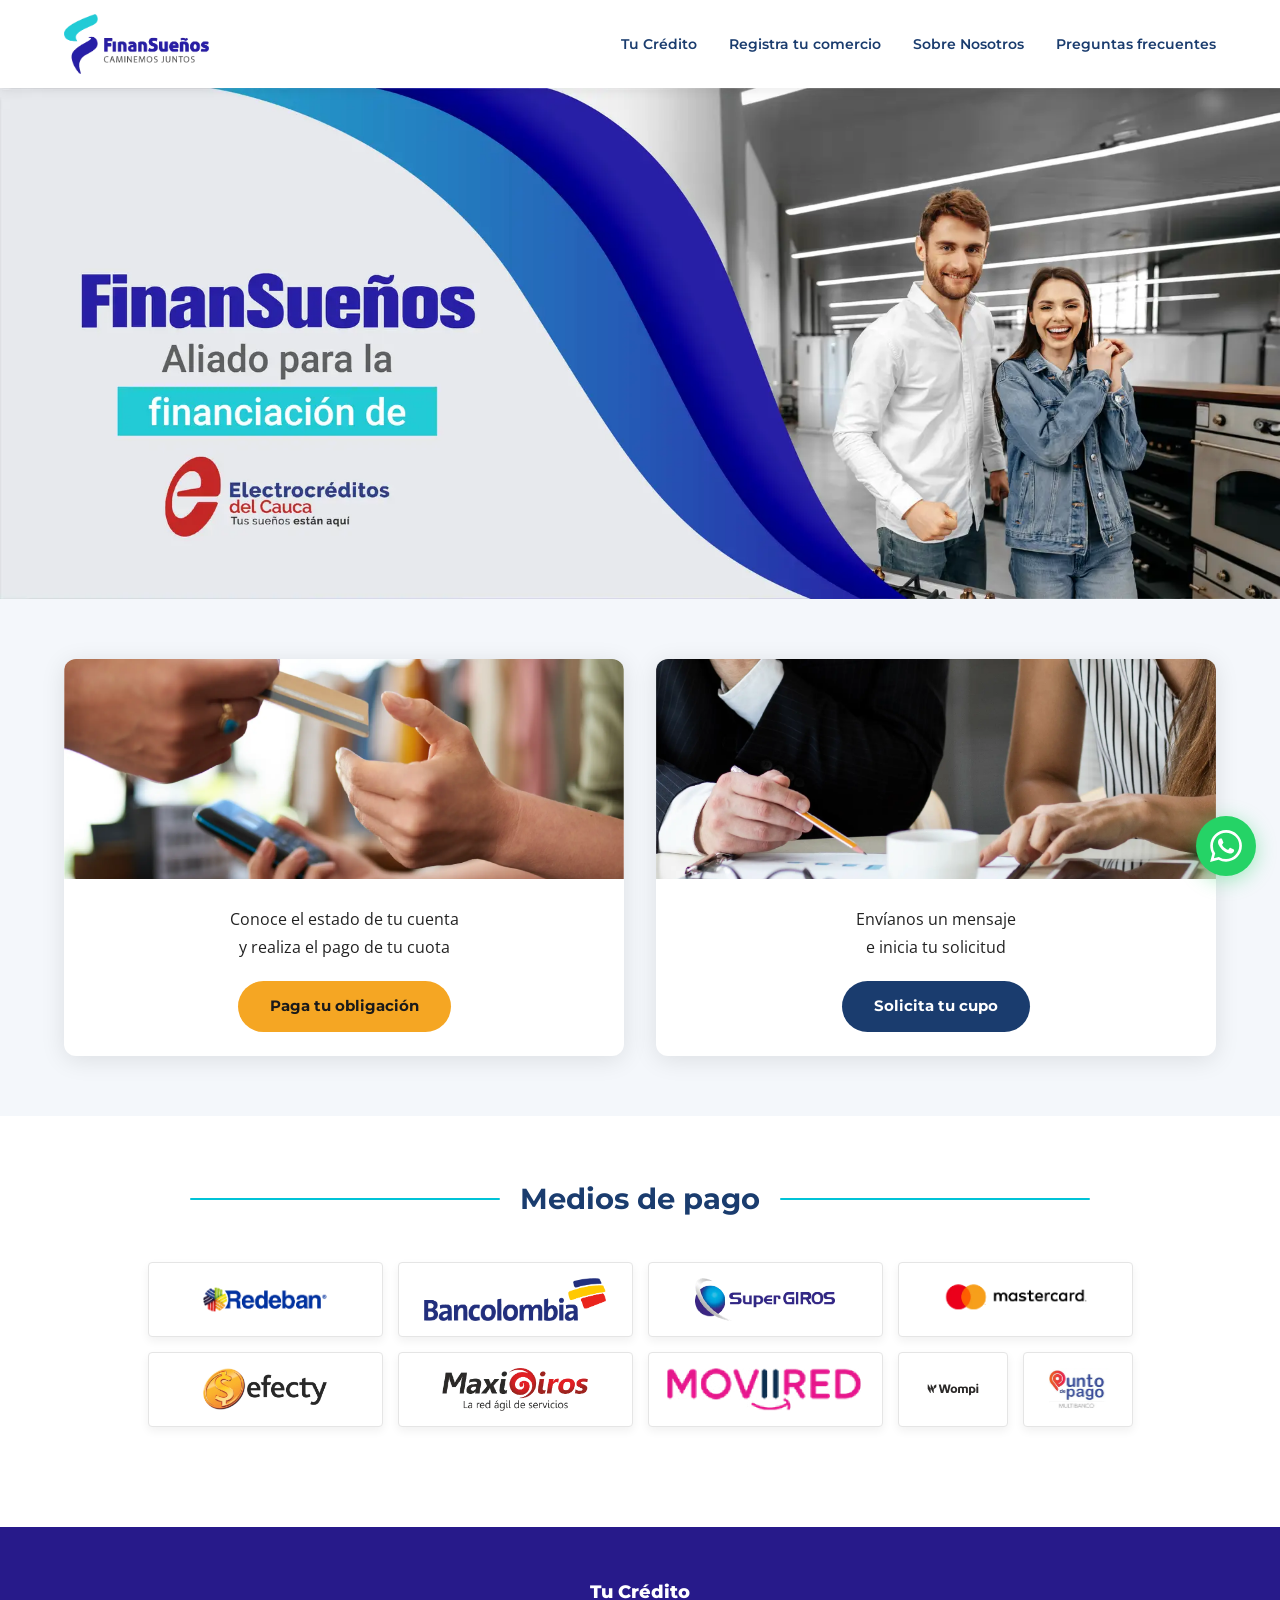
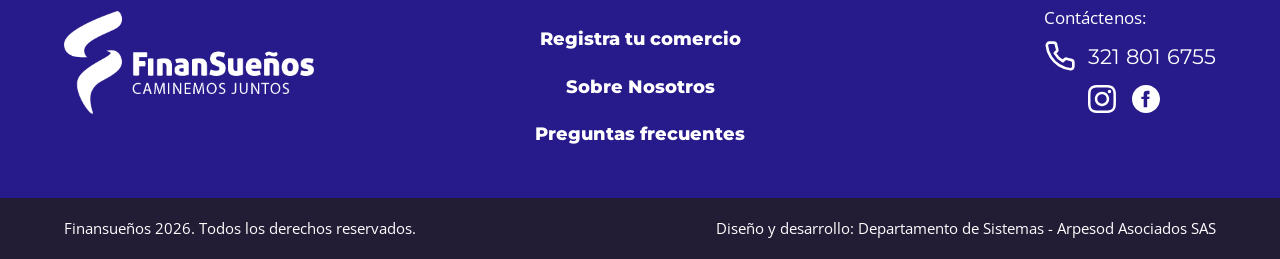
<file: index.html>
<!DOCTYPE html>
<html lang="es">
<head>
  <meta charset="UTF-8">
  <meta name="viewport" content="width=device-width, initial-scale=1.0">
  <title>Finansueños - Crédito fácil y rápido</title>
  <meta name="description" content="Finansueños - Crédito fácil y rápido. Conoce el estado de tu cuenta, paga tu cuota o solicita tu cupo de crédito.">
  <link rel="canonical" href="https://finansuenos.com/">
  <meta name="theme-color" content="#1A3C6E">
  <meta property="og:type" content="website">
  <meta property="og:locale" content="es_CO">
  <meta property="og:site_name" content="Finansueños">
  <meta property="og:title" content="Finansueños - Crédito fácil y rápido">
  <meta property="og:description" content="Finansueños - Crédito fácil y rápido. Conoce el estado de tu cuenta, paga tu cuota o solicita tu cupo de crédito.">
  <meta property="og:url" content="https://finansuenos.com/">
  <meta property="og:image" content="https://finansuenos.com/public/og/inicio.jpg">
  <meta name="twitter:card" content="summary_large_image">
  <script type="application/ld+json">
{
    "@context": "https://schema.org",
    "@type": "FinancialService",
    "name": "Finansueños",
    "url": "https://finansuenos.com/",
    "logo": "https://finansuenos.com/public/logo-finansuenos.webp",
    "image": "https://finansuenos.com/public/Barner_Inicio.webp",
    "telephone": "+57 321 801 6755",
    "areaServed": "CO",
    "sameAs": [
      "https://instagram.com/finansuenos"
    ]
  }
  </script>
  <link rel="icon" href="public/logo.png" type="image/png">
  <link rel="preconnect" href="https://fonts.googleapis.com">
  <link rel="preconnect" href="https://fonts.gstatic.com" crossorigin>
  <link href="https://fonts.googleapis.com/css2?family=Montserrat:wght@600;700;800&family=Open+Sans:wght@400;600&display=swap" rel="stylesheet">
  <link rel="stylesheet" href="css/styles.css">
  <script>document.documentElement.classList.add('js');</script>
  <script src="js/main.js?v=3" defer></script>
  <!-- Google Analytics 4 -->
  <script async src="https://www.googletagmanager.com/gtag/js?id=G-BTKVD7DLYL"></script>
  <script>
    window.dataLayer = window.dataLayer || [];
    function gtag(){dataLayer.push(arguments);}
    gtag('js', new Date());
    gtag('config', 'G-BTKVD7DLYL');
  </script>
</head>
<body>

  <!-- ===== HEADER ===== -->
  <header class="site-header">
    <div class="header-inner container">
      <a href="index.html" class="logo">
        <img src="public/logo-finansuenos.webp" alt="Finansueños - Ir al inicio" width="400" height="165">
      </a>

      <nav class="nav-desktop" aria-label="Navegación principal">
        <ul>
          <li><a href="tu-credito.html">Tu Crédito</a></li>
          <li><a href="registra-tu-comercio.html">Registra tu comercio</a></li>
          <li><a href="sobre-nosotros.html">Sobre Nosotros</a></li>
          <li><a href="preguntas-frecuentes.html">Preguntas frecuentes</a></li>
        </ul>
      </nav>

      <button class="hamburger" id="hamburger-btn" aria-label="Abrir menú" aria-expanded="false" aria-controls="mobile-menu">
        <span></span><span></span><span></span>
      </button>
    </div>

    <nav class="nav-mobile" id="mobile-menu" aria-label="Navegación móvil">
      <ul>
        <li><a href="tu-credito.html">Tu Crédito</a></li>
        <li><a href="registra-tu-comercio.html">Registra tu comercio</a></li>
        <li><a href="sobre-nosotros.html">Sobre Nosotros</a></li>
        <li><a href="preguntas-frecuentes.html">Preguntas frecuentes</a></li>
      </ul>
    </nav>
  </header>

  <!-- ===== CONTENIDO ===== -->
  <main id="content">
    <h1 class="sr-only">Finansueños: crédito fácil y rápido</h1>

    <!-- BANNER -->
    <section class="hero">
      <img src="public/Barner_Inicio.webp" alt="Finansueños - Crédito fácil y rápido" class="hero-img" width="1920" height="767" fetchpriority="high">
    </section>

    <!-- TARJETAS DE ACCIÓN -->
    <section class="section section--alt">
      <div class="container cta-grid">

        <div class="cta-card fade-in">
          <img src="public/paga-obligacion.webp" alt="Paga tu obligación" class="cta-img" width="1778" height="896" loading="lazy">
          <div class="cta-content">
            <p>Conoce el estado de tu cuenta</p>
            <p>y realiza el pago de tu cuota</p>
            <a href="https://checkout.wompi.co/l/1D0iaL" class="btn btn-secondary" data-evento="clic_paga_obligacion" target="_blank" rel="noopener">Paga tu obligación</a>
          </div>
        </div>

        <div class="cta-card fade-in">
          <img src="public/obten-cupo.webp" alt="Solicita tu cupo" class="cta-img" width="1777" height="896" loading="lazy">
          <div class="cta-content">
            <p>Envíanos un mensaje</p>
            <p>e inicia tu solicitud</p>
            <a href="https://wa.me/573104949007" class="btn btn-primary" data-evento="clic_solicita_cupo" target="_blank" rel="noopener">Solicita tu cupo</a>
          </div>
        </div>

      </div>
    </section>

    <!-- MEDIOS DE PAGO -->
    <section class="section medios-pago">
      <div class="container">
        <h2 class="section-title">Medios de pago</h2>
        <div class="logos-grid">
          <img src="public/Pagos/Redeban.webp" alt="Redeban" class="payment-logo" width="622" height="193" loading="lazy">
          <img src="public/Pagos/Bancolombia.png" alt="Bancolombia" class="payment-logo" width="572" height="135" loading="lazy">
          <img src="public/Pagos/SuperGiros.webp" alt="SuperGiros" class="payment-logo" width="556" height="170" loading="lazy">
          <img src="public/Pagos/Mastercard.webp" alt="Mastercard" class="payment-logo" width="722" height="189" loading="lazy">
          <img src="public/Pagos/Efecti.webp" alt="Efecti" class="payment-logo" width="470" height="161" loading="lazy">
          <img src="public/Pagos/MaxiGiros.webp" alt="MaxiGiros" class="payment-logo" width="512" height="151" loading="lazy">
          <img src="public/Pagos/Moviired.webp" alt="Moviired" class="payment-logo" width="498" height="109" loading="lazy">
          <img src="public/Pagos/Wompi.svg" alt="Wompi" class="payment-logo logo-mitad" width="1982" height="997" loading="lazy">
          <img src="public/Pagos/Punto-Pago.webp" alt="Punto Pago" class="payment-logo logo-mitad" width="261" height="171" loading="lazy">
        </div>
      </div>
    </section>

  </main>

  <!-- ===== FOOTER ===== -->
  <footer class="site-footer">
    <div class="footer-main">
      <div class="footer-inner">

        <div class="footer-logo">
          <img src="public/Logo-White_FinanSuenos.webp" alt="Finansueños" width="749" height="308" loading="lazy">
        </div>

        <nav class="footer-nav" aria-label="Enlaces del pie de página">
          <ul>
            <li><a href="tu-credito.html">Tu Crédito</a></li>
            <li><a href="registra-tu-comercio.html">Registra tu comercio</a></li>
            <li><a href="sobre-nosotros.html">Sobre Nosotros</a></li>
            <li><a href="preguntas-frecuentes.html">Preguntas frecuentes</a></li>
          </ul>
        </nav>

        <div class="footer-contact">
          <div class="footer-contact-content">
            <p class="footer-contact-label">Contáctenos:</p>
            <a href="tel:+573218016755" class="footer-phone" data-evento="clic_telefono">
              <svg viewBox="0 0 24 24" fill="none" stroke="#FFFFFF" stroke-width="2" stroke-linecap="round" stroke-linejoin="round" aria-hidden="true"><path d="M22 16.92v3a2 2 0 0 1-2.18 2 19.79 19.79 0 0 1-8.63-3.07 19.5 19.5 0 0 1-6-6 19.79 19.79 0 0 1-3.07-8.67A2 2 0 0 1 4.11 2h3a2 2 0 0 1 2 1.72 12.84 12.84 0 0 0 .7 2.81 2 2 0 0 1-.45 2.11L8.09 9.91a16 16 0 0 0 6 6l1.27-1.27a2 2 0 0 1 2.11-.45 12.84 12.84 0 0 0 2.81.7A2 2 0 0 1 22 16.92z"/></svg>
              321 801 6755
            </a>
            <div class="footer-social">
              <a href="https://instagram.com/finansuenos" data-evento="clic_instagram" target="_blank" rel="noopener" aria-label="Instagram de Finansueños">
                <svg viewBox="0 0 24 24" aria-hidden="true"><path d="M12 2.163c3.204 0 3.584.012 4.85.07 3.252.148 4.771 1.691 4.919 4.919.058 1.265.069 1.645.069 4.849 0 3.205-.012 3.584-.069 4.849-.149 3.225-1.664 4.771-4.919 4.919-1.266.058-1.644.07-4.85.07-3.204 0-3.584-.012-4.849-.07-3.26-.149-4.771-1.699-4.919-4.92-.058-1.265-.07-1.644-.07-4.849 0-3.204.013-3.583.07-4.849.149-3.227 1.664-4.771 4.919-4.919 1.266-.057 1.645-.069 4.849-.069zM12 0C8.741 0 8.333.014 7.053.072 2.695.272.272 2.69.073 7.052.014 8.333 0 8.741 0 12c0 3.259.014 3.668.072 4.948.2 4.358 2.618 6.78 6.98 6.98 1.281.058 1.689.072 4.948.072 3.259 0 3.668-.014 4.948-.072 4.354-.2 6.782-2.618 6.979-6.98.059-1.28.073-1.689.073-4.948 0-3.259-.014-3.667-.072-4.947-.196-4.354-2.617-6.78-6.979-6.98-1.281-.059-1.69-.073-4.949-.073zm0 5.838c-3.403 0-6.162 2.759-6.162 6.162s2.759 6.163 6.162 6.163 6.162-2.759 6.162-6.163c0-3.403-2.759-6.162-6.162-6.162zm0 10.162c-2.209 0-4-1.79-4-4 0-2.209 1.791-4 4-4s4 1.791 4 4c0 2.21-1.791 4-4 4zm6.406-11.845c-.796 0-1.441.645-1.441 1.44s.645 1.44 1.441 1.44c.795 0 1.439-.645 1.439-1.44s-.644-1.44-1.439-1.44z"/></svg>
              </a>
              <a href="https://www.facebook.com/finansuenos-perfil" data-evento="clic_facebook" target="_blank" rel="noopener" aria-label="Facebook de Finansueños">
                <svg viewBox="0 0 24 24" aria-hidden="true"><path d="M12 0c-6.627 0-12 5.373-12 12s5.373 12 12 12 12-5.373 12-12-5.373-12-12-12zm3 8h-1.35c-.538 0-.65.221-.65.778v1.222h2l-.209 2h-1.791v7h-3v-7h-2v-2h2v-2.308c0-1.769.931-2.692 3.029-2.692h1.971v3z"/></svg>
              </a>
            </div>
          </div>
        </div>

      </div>
    </div>

    <div class="footer-bottom">
      <div class="footer-bottom-inner">
        <p>Finansueños 2026. Todos los derechos reservados.</p>
        <p>Diseño y desarrollo: Departamento de Sistemas - Arpesod Asociados SAS</p>
      </div>
    </div>
  </footer>

  <!-- Botón flotante de WhatsApp -->
  <a href="https://wa.me/573218016755" class="whatsapp-float" data-evento="clic_whatsapp" target="_blank" rel="noopener" aria-label="Contactar por WhatsApp">
    <svg viewBox="0 0 24 24" aria-hidden="true"><path d="M17.472 14.382c-.297-.149-1.758-.867-2.03-.967-.273-.099-.471-.148-.67.15-.197.297-.767.966-.94 1.164-.173.199-.347.223-.644.075-.297-.15-1.255-.463-2.39-1.475-.883-.788-1.48-1.761-1.653-2.059-.173-.297-.018-.458.13-.606.134-.133.298-.347.446-.52.149-.174.198-.298.298-.497.099-.198.05-.371-.025-.52-.075-.149-.669-1.612-.916-2.207-.242-.579-.487-.5-.669-.51-.173-.008-.371-.01-.57-.01-.198 0-.52.074-.792.372-.272.297-1.04 1.016-1.04 2.479 0 1.462 1.065 2.875 1.213 3.074.149.198 2.096 3.2 5.077 4.487.709.306 1.262.489 1.694.625.712.227 1.36.195 1.871.118.571-.085 1.758-.719 2.006-1.413.248-.694.248-1.289.173-1.413-.074-.124-.272-.198-.57-.347m-5.421 7.403h-.004a9.87 9.87 0 01-5.031-1.378l-.361-.214-3.741.982.998-3.648-.235-.374a9.86 9.86 0 01-1.51-5.26c.001-5.45 4.436-9.884 9.888-9.884 2.64 0 5.122 1.03 6.988 2.898a9.825 9.825 0 012.893 6.994c-.003 5.45-4.437 9.884-9.885 9.884m8.413-18.297A11.815 11.815 0 0012.05 0C5.495 0 .16 5.335.157 11.892c0 2.096.547 4.142 1.588 5.945L.057 24l6.305-1.654a11.882 11.882 0 005.683 1.448h.005c6.554 0 11.89-5.335 11.893-11.893a11.821 11.821 0 00-3.48-8.413z"/></svg>
  </a>

</body>
</html>
</file>
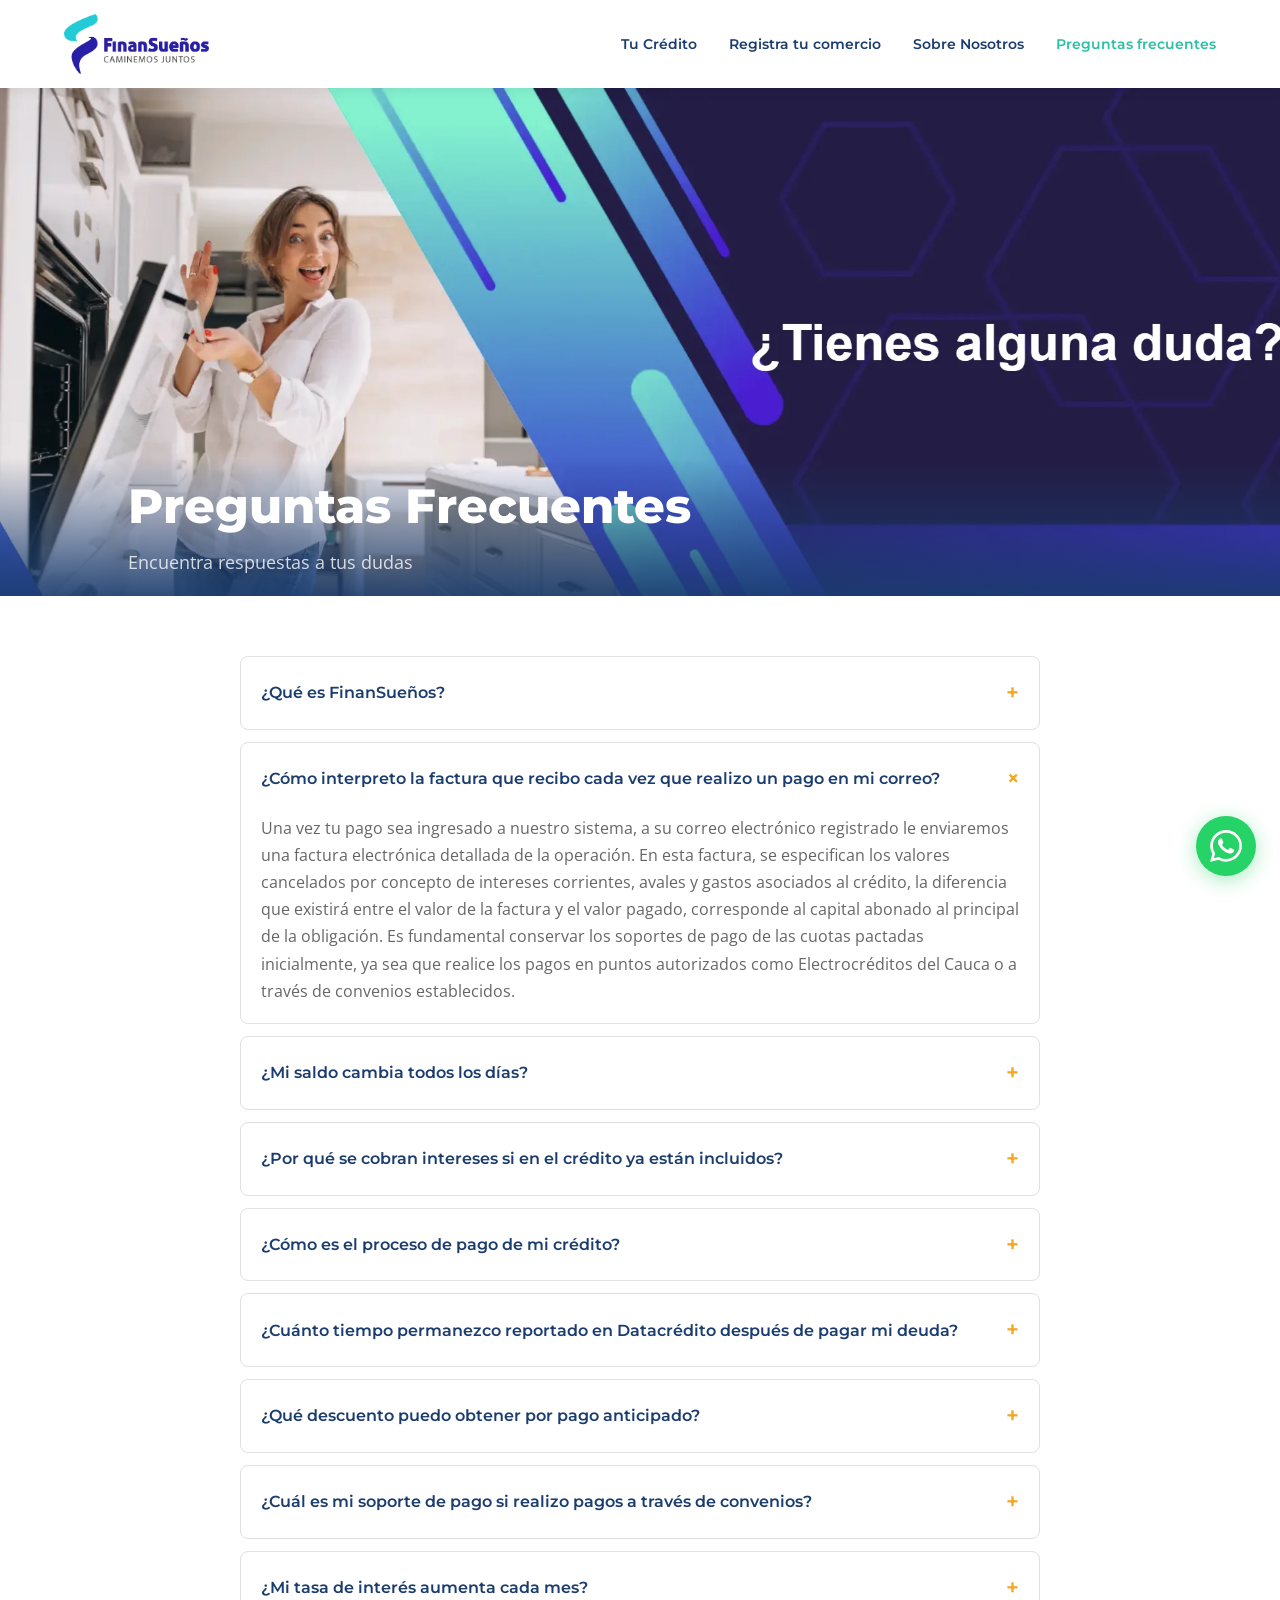
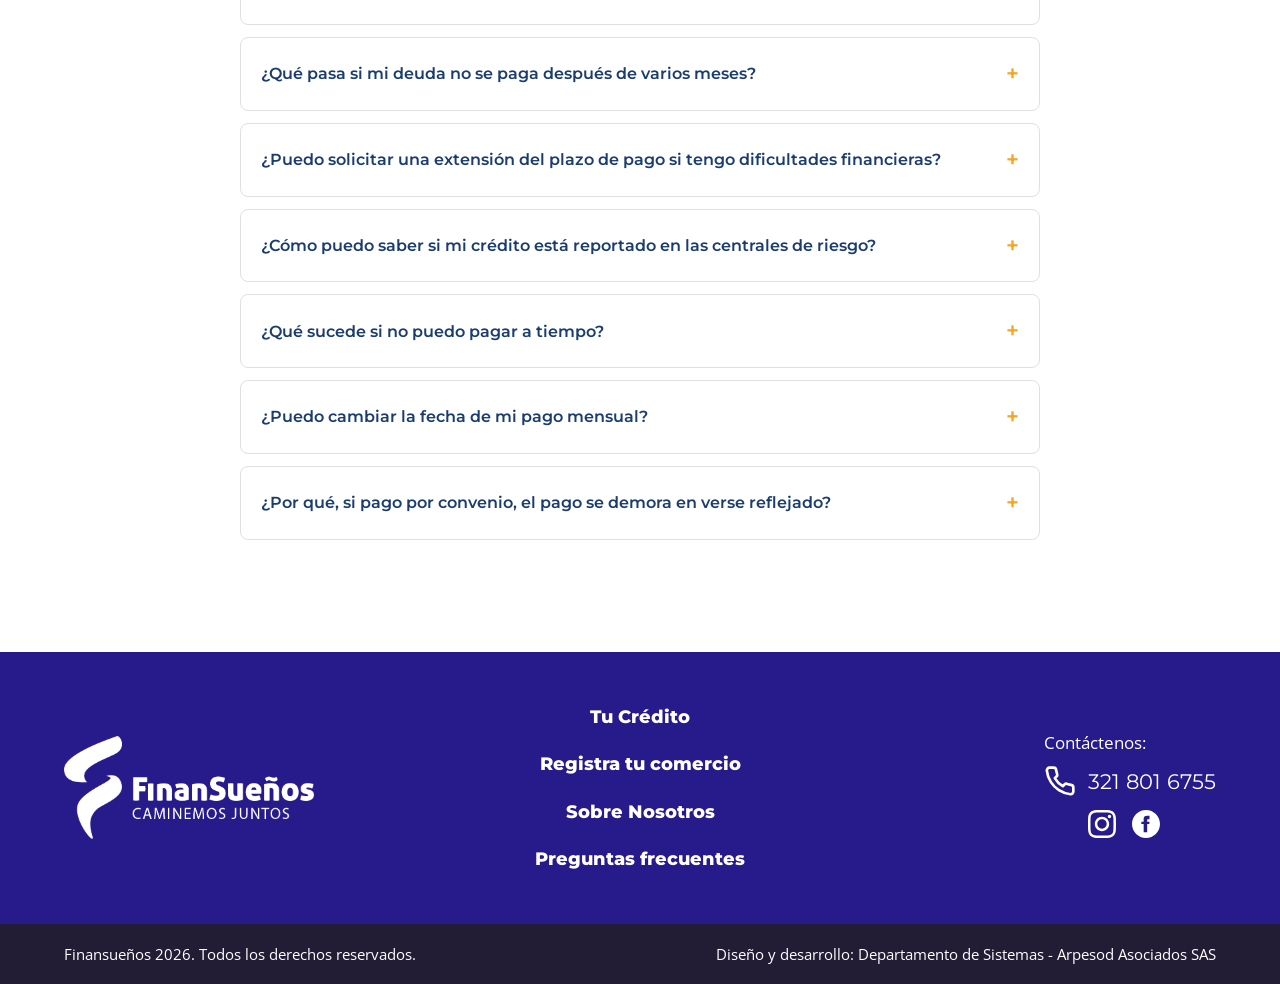
<file: preguntas-frecuentes.html>
<!DOCTYPE html>
<html lang="es">
<head>
  <meta charset="UTF-8">
  <meta name="viewport" content="width=device-width, initial-scale=1.0">
  <title>Preguntas Frecuentes - Finansueños</title>
  <meta name="description" content="Encuentra las respuestas a las preguntas más frecuentes sobre tu crédito Finansueños: pagos, intereses, centrales de riesgo y más.">
  <link rel="canonical" href="https://finansuenos.com/preguntas-frecuentes.html">
  <meta name="theme-color" content="#1A3C6E">
  <meta property="og:type" content="website">
  <meta property="og:locale" content="es_CO">
  <meta property="og:site_name" content="Finansueños">
  <meta property="og:title" content="Preguntas Frecuentes - Finansueños">
  <meta property="og:description" content="Encuentra las respuestas a las preguntas más frecuentes sobre tu crédito Finansueños: pagos, intereses, centrales de riesgo y más.">
  <meta property="og:url" content="https://finansuenos.com/preguntas-frecuentes.html">
  <meta property="og:image" content="https://finansuenos.com/public/og/preguntas-frecuentes.jpg">
  <meta name="twitter:card" content="summary_large_image">
  <script type="application/ld+json">
{
    "@context": "https://schema.org",
    "@type": "FAQPage",
    "mainEntity": [
      {
        "@type": "Question",
        "name": "¿Qué es FinanSueños?",
        "acceptedAnswer": {
          "@type": "Answer",
          "text": "FinanSueños S.A.S es una empresa de financiamiento que trabaja de la mano de aliados comerciales, con la finalidad de que puedan ofrecer a sus clientes la posibilidad de financiar la adquisición de sus artículos. Nuestro objetivo es facilitar el acceso a productos y servicios mediante planes de financiamiento adaptados a las necesidades de nuestros clientes."
        }
      },
      {
        "@type": "Question",
        "name": "¿Cómo interpreto la factura que recibo cada vez que realizo un pago en mi correo?",
        "acceptedAnswer": {
          "@type": "Answer",
          "text": "Una vez tu pago sea ingresado a nuestro sistema, a su correo electrónico registrado le enviaremos una factura electrónica detallada de la operación. En esta factura, se especifican los valores cancelados por concepto de intereses corrientes, avales y gastos asociados al crédito, la diferencia que existirá entre el valor de la factura y el valor pagado, corresponde al capital abonado al principal de la obligación. Es fundamental conservar los soportes de pago de las cuotas pactadas inicialmente, ya sea que realice los pagos en puntos autorizados como Electrocréditos del Cauca o a través de convenios establecidos."
        }
      },
      {
        "@type": "Question",
        "name": "¿Mi saldo cambia todos los días?",
        "acceptedAnswer": {
          "@type": "Answer",
          "text": "Aunque su saldo principal no varía y solamente disminuye con cada abono a capital, es importante tener en cuenta que cada día se generan intereses corrientes basados en la tasa vigente establecida por la Superintendencia Financiera de Colombia. Si decide realizar un pago total anticipado, se le descontarán los intereses corrientes que aún no se han causado, lo que puede representar un ahorro significativo."
        }
      },
      {
        "@type": "Question",
        "name": "¿Por qué se cobran intereses si en el crédito ya están incluidos?",
        "acceptedAnswer": {
          "@type": "Answer",
          "text": "Las cuotas mensuales que usted cancela incluyen diversos componentes: el capital prestado, los intereses corrientes, avales y gastos asociados al crédito. Si incurre en mora, es decir, si se retrasa en el pago de alguna cuota, se generarán intereses moratorios. Recuerde que atrasarse en sus pagos puede afectar negativamente su historial crediticio y generar reportes negativos en las centrales de riesgo."
        }
      },
      {
        "@type": "Question",
        "name": "¿Cómo es el proceso de pago de mi crédito?",
        "acceptedAnswer": {
          "@type": "Answer",
          "text": "Una vez que su crédito es aprobado, entrará en contacto directo con nuestro personal de Call Center especializado. Nuestro equipo le proporcionará toda la información necesaria sobre su obligación, responderá a sus inquietudes y le guiará sobre los diferentes convenios de pago disponibles para facilitar el cumplimiento de su obligación financiera con nuestra entidad."
        }
      },
      {
        "@type": "Question",
        "name": "¿Cuánto tiempo permanezco reportado en Datacrédito después de pagar mi deuda?",
        "acceptedAnswer": {
          "@type": "Answer",
          "text": "Según la Ley 1266 de 2008, conocida como la Ley de Hábeas Data, el tiempo máximo que una persona puede permanecer reportada en una central de riesgo es de 8 años. Después de cancelar la totalidad de la deuda, el reporte negativo permanecerá por un período equivalente al doble del tiempo que estuvo en mora, con un máximo de 4 años. Por ejemplo, si estuvo en mora durante 6 meses, el reporte negativo permanecerá durante 12 meses (1 año) después del pago."
        }
      },
      {
        "@type": "Question",
        "name": "¿Qué descuento puedo obtener por pago anticipado?",
        "acceptedAnswer": {
          "@type": "Answer",
          "text": "Al realizar un pago anticipado, pagarás únicamente el saldo de capital de la obligación y los intereses corrientes y avales causados a la fecha, obtendrá descuento en los intereses corrientes y otros gastos asociados al crédito. El monto del descuento dependerá de la fecha en que se realice el pago anticipado y del saldo pendiente de la obligación. Es recomendable comunicarse con nuestro equipo para conocer el valor exacto del descuento aplicable en su caso."
        }
      },
      {
        "@type": "Question",
        "name": "¿Cuál es mi soporte de pago si realizo pagos a través de convenios?",
        "acceptedAnswer": {
          "@type": "Answer",
          "text": "Si efectúa pagos mediante convenios autorizados, es esencial que envíe el soporte de pago al agente del Call Center encargado de su obligación. Este agente se asegurará de que el pago se aplique correctamente a su cuenta, para ello, recuerde que la referencia de pago es la cédula del titular de la obligación. Le recomendamos conservar todos los comprobantes de pago hasta la finalización de su crédito, momento en el cual podrá solicitar el certificado de Paz y Salvo."
        }
      },
      {
        "@type": "Question",
        "name": "¿Mi tasa de interés aumenta cada mes?",
        "acceptedAnswer": {
          "@type": "Answer",
          "text": "La tasa de interés corriente de su crédito no aumenta mensualmente. Sin embargo, la Superintendencia Financiera de Colombia establece mensualmente la tasa de usura, que es el límite máximo que pueden cobrar las entidades financieras por intereses. Si esta tasa varía, la disminución de la misma realizará un ajuste en la última cuota de su crédito para reflejar dicha variación, si la tasa aumenta, su crédito no tendrá cambios en sus valores a pagar. Es importante revisar periódicamente las comunicaciones oficiales para estar al tanto de posibles cambios."
        }
      },
      {
        "@type": "Question",
        "name": "¿Qué pasa si mi deuda no se paga después de varios meses?",
        "acceptedAnswer": {
          "@type": "Answer",
          "text": "Si su obligación presenta retrasos prolongados, se iniciará un proceso de cobro prejurídico que puede incluir visitas de nuestros colaboradores en campo. Además, se realizará el reporte correspondiente ante las centrales de riesgo, lo que afectará su historial crediticio. Si la deuda continúa sin ser cancelada, el caso puede ser remitido a firmas de abogados para iniciar procesos jurídicos con el fin de recuperar el monto adeudado y al valor de la obligación, se le sumarán los costos jurídicos."
        }
      },
      {
        "@type": "Question",
        "name": "¿Puedo solicitar una extensión del plazo de pago si tengo dificultades financieras?",
        "acceptedAnswer": {
          "@type": "Answer",
          "text": "Entendemos que pueden surgir situaciones imprevistas que afecten su capacidad de pago. En tales casos, le recomendamos comunicarse con el encargado de su cartera o llamar a nuestra línea nacional al 310 494 9007. Nuestro equipo evaluará su situación y le ofrecerá opciones que se ajusten a sus necesidades actuales."
        }
      },
      {
        "@type": "Question",
        "name": "¿Cómo puedo saber si mi crédito está reportado en las centrales de riesgo?",
        "acceptedAnswer": {
          "@type": "Answer",
          "text": "FinanSueños reporta mensualmente la información crediticia de todos sus clientes, tanto positiva como negativa, a las centrales de riesgo. Para verificar el estado de su crédito, puede acceder a las plataformas digitales de los burós de crédito (MiDataCrédito, TransUnion – Cifin) o comunicarse con nuestra línea de atención al cliente al 310 494 9007, donde le brindaremos la asistencia necesaria."
        }
      },
      {
        "@type": "Question",
        "name": "¿Qué sucede si no puedo pagar a tiempo?",
        "acceptedAnswer": {
          "@type": "Answer",
          "text": "Si anticipa que no podrá realizar un pago en la fecha establecida, es crucial que notifique de inmediato al encargado de su cartera. De esta manera, podremos registrar la novedad y explorar alternativas para apoyarlo en su situación, evitando así mayores afectaciones a su historial crediticio. Tu tranquilidad financiera es nuestro mayor interés."
        }
      },
      {
        "@type": "Question",
        "name": "¿Puedo cambiar la fecha de mi pago mensual?",
        "acceptedAnswer": {
          "@type": "Answer",
          "text": "Sí, es posible solicitar un cambio en la fecha de su pago mensual, siempre y cuando la nueva fecha esté dentro del mismo mes en curso. Para gestionar esta modificación, comuníquese con el agente encargado de su obligación, quien le orientará sobre el proceso a seguir."
        }
      },
      {
        "@type": "Question",
        "name": "¿Por qué, si pago por convenio, el pago se demora en verse reflejado?",
        "acceptedAnswer": {
          "@type": "Answer",
          "text": "Cuando realiza pagos a través de convenios, es fundamental que ingrese correctamente la referencia requerida para el pago, en este caso, siempre será la cédula del titular de la obligación. Si hay errores en esta información, el sistema puede tardar más tiempo en identificar y aplicar el pago a su cuenta. Para evitar demoras, asegúrese de proporcionar los datos correctos al momento de realizar el pago y conserve el comprobante correspondiente."
        }
      }
    ]
  }
  </script>
  <link rel="icon" href="public/logo.png" type="image/png">
  <link rel="preconnect" href="https://fonts.googleapis.com">
  <link rel="preconnect" href="https://fonts.gstatic.com" crossorigin>
  <link href="https://fonts.googleapis.com/css2?family=Montserrat:wght@600;700;800&family=Open+Sans:wght@400;600&display=swap" rel="stylesheet">
  <link rel="stylesheet" href="css/styles.css">
  <script>document.documentElement.classList.add('js');</script>
  <script src="js/main.js?v=3" defer></script>
  <!-- Google Analytics 4 -->
  <script async src="https://www.googletagmanager.com/gtag/js?id=G-BTKVD7DLYL"></script>
  <script>
    window.dataLayer = window.dataLayer || [];
    function gtag(){dataLayer.push(arguments);}
    gtag('js', new Date());
    gtag('config', 'G-BTKVD7DLYL');
  </script>
</head>
<body>

  <!-- ===== HEADER ===== -->
  <header class="site-header">
    <div class="header-inner container">
      <a href="index.html" class="logo">
        <img src="public/logo-finansuenos.webp" alt="Finansueños - Ir al inicio" width="400" height="165">
      </a>

      <nav class="nav-desktop" aria-label="Navegación principal">
        <ul>
          <li><a href="tu-credito.html">Tu Crédito</a></li>
          <li><a href="registra-tu-comercio.html">Registra tu comercio</a></li>
          <li><a href="sobre-nosotros.html">Sobre Nosotros</a></li>
          <li><a href="preguntas-frecuentes.html" class="active" aria-current="page">Preguntas frecuentes</a></li>
        </ul>
      </nav>

      <button class="hamburger" id="hamburger-btn" aria-label="Abrir menú" aria-expanded="false" aria-controls="mobile-menu">
        <span></span><span></span><span></span>
      </button>
    </div>

    <nav class="nav-mobile" id="mobile-menu" aria-label="Navegación móvil">
      <ul>
        <li><a href="tu-credito.html">Tu Crédito</a></li>
        <li><a href="registra-tu-comercio.html">Registra tu comercio</a></li>
        <li><a href="sobre-nosotros.html">Sobre Nosotros</a></li>
        <li><a href="preguntas-frecuentes.html" class="active" aria-current="page">Preguntas frecuentes</a></li>
      </ul>
    </nav>
  </header>

  <main>
    <section class="page-header">
      <img src="public/Pregunta-frecuentes.webp" alt="¿Tienes alguna duda?" class="page-header-img" width="1895" height="752" fetchpriority="high">
      <div class="page-header-content">
        <h1>Preguntas Frecuentes</h1>
        <p>Encuentra respuestas a tus dudas</p>
      </div>
    </section>

    <section class="section">
      <div class="container container--narrow">

        <details class="faq-item">
          <summary>¿Qué es FinanSueños?</summary>
          <div class="faq-answer">
            <p>FinanSueños S.A.S es una empresa de financiamiento que trabaja de la mano de aliados comerciales, con la finalidad de que puedan ofrecer a sus clientes la posibilidad de financiar la adquisición de sus artículos. Nuestro objetivo es facilitar el acceso a productos y servicios mediante planes de financiamiento adaptados a las necesidades de nuestros clientes.</p>
          </div>
        </details>

        <details class="faq-item" open>
          <summary>¿Cómo interpreto la factura que recibo cada vez que realizo un pago en mi correo?</summary>
          <div class="faq-answer">
            <p>Una vez tu pago sea ingresado a nuestro sistema, a su correo electrónico registrado le enviaremos una factura electrónica detallada de la operación. En esta factura, se especifican los valores cancelados por concepto de intereses corrientes, avales y gastos asociados al crédito, la diferencia que existirá entre el valor de la factura y el valor pagado, corresponde al capital abonado al principal de la obligación. Es fundamental conservar los soportes de pago de las cuotas pactadas inicialmente, ya sea que realice los pagos en puntos autorizados como Electrocréditos del Cauca o a través de convenios establecidos.</p>
          </div>
        </details>

        <details class="faq-item">
          <summary>¿Mi saldo cambia todos los días?</summary>
          <div class="faq-answer">
            <p>Aunque su saldo principal no varía y solamente disminuye con cada abono a capital, es importante tener en cuenta que cada día se generan intereses corrientes basados en la tasa vigente establecida por la Superintendencia Financiera de Colombia. Si decide realizar un pago total anticipado, se le descontarán los intereses corrientes que aún no se han causado, lo que puede representar un ahorro significativo.</p>
          </div>
        </details>

        <details class="faq-item">
          <summary>¿Por qué se cobran intereses si en el crédito ya están incluidos?</summary>
          <div class="faq-answer">
            <p>Las cuotas mensuales que usted cancela incluyen diversos componentes: el capital prestado, los intereses corrientes, avales y gastos asociados al crédito. Si incurre en mora, es decir, si se retrasa en el pago de alguna cuota, se generarán intereses moratorios. Recuerde que atrasarse en sus pagos puede afectar negativamente su historial crediticio y generar reportes negativos en las centrales de riesgo.</p>
          </div>
        </details>

        <details class="faq-item">
          <summary>¿Cómo es el proceso de pago de mi crédito?</summary>
          <div class="faq-answer">
            <p>Una vez que su crédito es aprobado, entrará en contacto directo con nuestro personal de Call Center especializado. Nuestro equipo le proporcionará toda la información necesaria sobre su obligación, responderá a sus inquietudes y le guiará sobre los diferentes convenios de pago disponibles para facilitar el cumplimiento de su obligación financiera con nuestra entidad.</p>
          </div>
        </details>

        <details class="faq-item">
          <summary>¿Cuánto tiempo permanezco reportado en Datacrédito después de pagar mi deuda?</summary>
          <div class="faq-answer">
            <p>Según la Ley 1266 de 2008, conocida como la Ley de Hábeas Data, el tiempo máximo que una persona puede permanecer reportada en una central de riesgo es de 8 años. Después de cancelar la totalidad de la deuda, el reporte negativo permanecerá por un período equivalente al doble del tiempo que estuvo en mora, con un máximo de 4 años. Por ejemplo, si estuvo en mora durante 6 meses, el reporte negativo permanecerá durante 12 meses (1 año) después del pago.</p>
          </div>
        </details>

        <details class="faq-item">
          <summary>¿Qué descuento puedo obtener por pago anticipado?</summary>
          <div class="faq-answer">
            <p>Al realizar un pago anticipado, pagarás únicamente el saldo de capital de la obligación y los intereses corrientes y avales causados a la fecha, obtendrá descuento en los intereses corrientes y otros gastos asociados al crédito. El monto del descuento dependerá de la fecha en que se realice el pago anticipado y del saldo pendiente de la obligación. Es recomendable comunicarse con nuestro equipo para conocer el valor exacto del descuento aplicable en su caso.</p>
          </div>
        </details>

        <details class="faq-item">
          <summary>¿Cuál es mi soporte de pago si realizo pagos a través de convenios?</summary>
          <div class="faq-answer">
            <p>Si efectúa pagos mediante convenios autorizados, es esencial que envíe el soporte de pago al agente del Call Center encargado de su obligación. Este agente se asegurará de que el pago se aplique correctamente a su cuenta, para ello, recuerde que la referencia de pago es la cédula del titular de la obligación. Le recomendamos conservar todos los comprobantes de pago hasta la finalización de su crédito, momento en el cual podrá solicitar el certificado de Paz y Salvo.</p>
          </div>
        </details>

        <details class="faq-item">
          <summary>¿Mi tasa de interés aumenta cada mes?</summary>
          <div class="faq-answer">
            <p>La tasa de interés corriente de su crédito no aumenta mensualmente. Sin embargo, la Superintendencia Financiera de Colombia establece mensualmente la tasa de usura, que es el límite máximo que pueden cobrar las entidades financieras por intereses. Si esta tasa varía, la disminución de la misma realizará un ajuste en la última cuota de su crédito para reflejar dicha variación, si la tasa aumenta, su crédito no tendrá cambios en sus valores a pagar. Es importante revisar periódicamente las comunicaciones oficiales para estar al tanto de posibles cambios.</p>
          </div>
        </details>

        <details class="faq-item">
          <summary>¿Qué pasa si mi deuda no se paga después de varios meses?</summary>
          <div class="faq-answer">
            <p>Si su obligación presenta retrasos prolongados, se iniciará un proceso de cobro prejurídico que puede incluir visitas de nuestros colaboradores en campo. Además, se realizará el reporte correspondiente ante las centrales de riesgo, lo que afectará su historial crediticio. Si la deuda continúa sin ser cancelada, el caso puede ser remitido a firmas de abogados para iniciar procesos jurídicos con el fin de recuperar el monto adeudado y al valor de la obligación, se le sumarán los costos jurídicos.</p>
          </div>
        </details>

        <details class="faq-item">
          <summary>¿Puedo solicitar una extensión del plazo de pago si tengo dificultades financieras?</summary>
          <div class="faq-answer">
            <p>Entendemos que pueden surgir situaciones imprevistas que afecten su capacidad de pago. En tales casos, le recomendamos comunicarse con el encargado de su cartera o llamar a nuestra línea nacional al <a href="tel:+573104949007" data-evento="clic_telefono_preguntas">310 494 9007</a>. Nuestro equipo evaluará su situación y le ofrecerá opciones que se ajusten a sus necesidades actuales.</p>
          </div>
        </details>

        <details class="faq-item">
          <summary>¿Cómo puedo saber si mi crédito está reportado en las centrales de riesgo?</summary>
          <div class="faq-answer">
            <p>FinanSueños reporta mensualmente la información crediticia de todos sus clientes, tanto positiva como negativa, a las centrales de riesgo. Para verificar el estado de su crédito, puede acceder a las plataformas digitales de los burós de crédito (MiDataCrédito, TransUnion – Cifin) o comunicarse con nuestra línea de atención al cliente al <a href="tel:+573104949007" data-evento="clic_telefono_preguntas">310 494 9007</a>, donde le brindaremos la asistencia necesaria.</p>
          </div>
        </details>

        <details class="faq-item">
          <summary>¿Qué sucede si no puedo pagar a tiempo?</summary>
          <div class="faq-answer">
            <p>Si anticipa que no podrá realizar un pago en la fecha establecida, es crucial que notifique de inmediato al encargado de su cartera. De esta manera, podremos registrar la novedad y explorar alternativas para apoyarlo en su situación, evitando así mayores afectaciones a su historial crediticio. Tu tranquilidad financiera es nuestro mayor interés.</p>
          </div>
        </details>

        <details class="faq-item">
          <summary>¿Puedo cambiar la fecha de mi pago mensual?</summary>
          <div class="faq-answer">
            <p>Sí, es posible solicitar un cambio en la fecha de su pago mensual, siempre y cuando la nueva fecha esté dentro del mismo mes en curso. Para gestionar esta modificación, comuníquese con el agente encargado de su obligación, quien le orientará sobre el proceso a seguir.</p>
          </div>
        </details>

        <details class="faq-item">
          <summary>¿Por qué, si pago por convenio, el pago se demora en verse reflejado?</summary>
          <div class="faq-answer">
            <p>Cuando realiza pagos a través de convenios, es fundamental que ingrese correctamente la referencia requerida para el pago, en este caso, siempre será la cédula del titular de la obligación. Si hay errores en esta información, el sistema puede tardar más tiempo en identificar y aplicar el pago a su cuenta. Para evitar demoras, asegúrese de proporcionar los datos correctos al momento de realizar el pago y conserve el comprobante correspondiente.</p>
          </div>
        </details>

      </div>
    </section>
  </main>

  <!-- ===== FOOTER ===== -->
  <footer class="site-footer">
    <div class="footer-main">
      <div class="footer-inner">

        <div class="footer-logo">
          <img src="public/Logo-White_FinanSuenos.webp" alt="Finansueños" width="749" height="308" loading="lazy">
        </div>

        <nav class="footer-nav" aria-label="Enlaces del pie de página">
          <ul>
            <li><a href="tu-credito.html">Tu Crédito</a></li>
            <li><a href="registra-tu-comercio.html">Registra tu comercio</a></li>
            <li><a href="sobre-nosotros.html">Sobre Nosotros</a></li>
            <li><a href="preguntas-frecuentes.html">Preguntas frecuentes</a></li>
          </ul>
        </nav>

        <div class="footer-contact">
          <div class="footer-contact-content">
            <p class="footer-contact-label">Contáctenos:</p>
            <a href="tel:+573218016755" class="footer-phone" data-evento="clic_telefono">
              <svg viewBox="0 0 24 24" fill="none" stroke="#FFFFFF" stroke-width="2" stroke-linecap="round" stroke-linejoin="round" aria-hidden="true"><path d="M22 16.92v3a2 2 0 0 1-2.18 2 19.79 19.79 0 0 1-8.63-3.07 19.5 19.5 0 0 1-6-6 19.79 19.79 0 0 1-3.07-8.67A2 2 0 0 1 4.11 2h3a2 2 0 0 1 2 1.72 12.84 12.84 0 0 0 .7 2.81 2 2 0 0 1-.45 2.11L8.09 9.91a16 16 0 0 0 6 6l1.27-1.27a2 2 0 0 1 2.11-.45 12.84 12.84 0 0 0 2.81.7A2 2 0 0 1 22 16.92z"/></svg>
              321 801 6755
            </a>
            <div class="footer-social">
              <a href="https://instagram.com/finansuenos" data-evento="clic_instagram" target="_blank" rel="noopener" aria-label="Instagram de Finansueños">
                <svg viewBox="0 0 24 24" aria-hidden="true"><path d="M12 2.163c3.204 0 3.584.012 4.85.07 3.252.148 4.771 1.691 4.919 4.919.058 1.265.069 1.645.069 4.849 0 3.205-.012 3.584-.069 4.849-.149 3.225-1.664 4.771-4.919 4.919-1.266.058-1.644.07-4.85.07-3.204 0-3.584-.012-4.849-.07-3.26-.149-4.771-1.699-4.919-4.92-.058-1.265-.07-1.644-.07-4.849 0-3.204.013-3.583.07-4.849.149-3.227 1.664-4.771 4.919-4.919 1.266-.057 1.645-.069 4.849-.069zM12 0C8.741 0 8.333.014 7.053.072 2.695.272.272 2.69.073 7.052.014 8.333 0 8.741 0 12c0 3.259.014 3.668.072 4.948.2 4.358 2.618 6.78 6.98 6.98 1.281.058 1.689.072 4.948.072 3.259 0 3.668-.014 4.948-.072 4.354-.2 6.782-2.618 6.979-6.98.059-1.28.073-1.689.073-4.948 0-3.259-.014-3.667-.072-4.947-.196-4.354-2.617-6.78-6.979-6.98-1.281-.059-1.69-.073-4.949-.073zm0 5.838c-3.403 0-6.162 2.759-6.162 6.162s2.759 6.163 6.162 6.163 6.162-2.759 6.162-6.163c0-3.403-2.759-6.162-6.162-6.162zm0 10.162c-2.209 0-4-1.79-4-4 0-2.209 1.791-4 4-4s4 1.791 4 4c0 2.21-1.791 4-4 4zm6.406-11.845c-.796 0-1.441.645-1.441 1.44s.645 1.44 1.441 1.44c.795 0 1.439-.645 1.439-1.44s-.644-1.44-1.439-1.44z"/></svg>
              </a>
              <a href="https://www.facebook.com/finansuenos-perfil" data-evento="clic_facebook" target="_blank" rel="noopener" aria-label="Facebook de Finansueños">
                <svg viewBox="0 0 24 24" aria-hidden="true"><path d="M12 0c-6.627 0-12 5.373-12 12s5.373 12 12 12 12-5.373 12-12-5.373-12-12-12zm3 8h-1.35c-.538 0-.65.221-.65.778v1.222h2l-.209 2h-1.791v7h-3v-7h-2v-2h2v-2.308c0-1.769.931-2.692 3.029-2.692h1.971v3z"/></svg>
              </a>
            </div>
          </div>
        </div>

      </div>
    </div>

    <div class="footer-bottom">
      <div class="footer-bottom-inner">
        <p>Finansueños 2026. Todos los derechos reservados.</p>
        <p>Diseño y desarrollo: Departamento de Sistemas - Arpesod Asociados SAS</p>
      </div>
    </div>
  </footer>

  <!-- Botón flotante de WhatsApp -->
  <a href="https://wa.me/573218016755" class="whatsapp-float" data-evento="clic_whatsapp" target="_blank" rel="noopener" aria-label="Contactar por WhatsApp">
    <svg viewBox="0 0 24 24" aria-hidden="true"><path d="M17.472 14.382c-.297-.149-1.758-.867-2.03-.967-.273-.099-.471-.148-.67.15-.197.297-.767.966-.94 1.164-.173.199-.347.223-.644.075-.297-.15-1.255-.463-2.39-1.475-.883-.788-1.48-1.761-1.653-2.059-.173-.297-.018-.458.13-.606.134-.133.298-.347.446-.52.149-.174.198-.298.298-.497.099-.198.05-.371-.025-.52-.075-.149-.669-1.612-.916-2.207-.242-.579-.487-.5-.669-.51-.173-.008-.371-.01-.57-.01-.198 0-.52.074-.792.372-.272.297-1.04 1.016-1.04 2.479 0 1.462 1.065 2.875 1.213 3.074.149.198 2.096 3.2 5.077 4.487.709.306 1.262.489 1.694.625.712.227 1.36.195 1.871.118.571-.085 1.758-.719 2.006-1.413.248-.694.248-1.289.173-1.413-.074-.124-.272-.198-.57-.347m-5.421 7.403h-.004a9.87 9.87 0 01-5.031-1.378l-.361-.214-3.741.982.998-3.648-.235-.374a9.86 9.86 0 01-1.51-5.26c.001-5.45 4.436-9.884 9.888-9.884 2.64 0 5.122 1.03 6.988 2.898a9.825 9.825 0 012.893 6.994c-.003 5.45-4.437 9.884-9.885 9.884m8.413-18.297A11.815 11.815 0 0012.05 0C5.495 0 .16 5.335.157 11.892c0 2.096.547 4.142 1.588 5.945L.057 24l6.305-1.654a11.882 11.882 0 005.683 1.448h.005c6.554 0 11.89-5.335 11.893-11.893a11.821 11.821 0 00-3.48-8.413z"/></svg>
  </a>

</body>
</html>
</file>
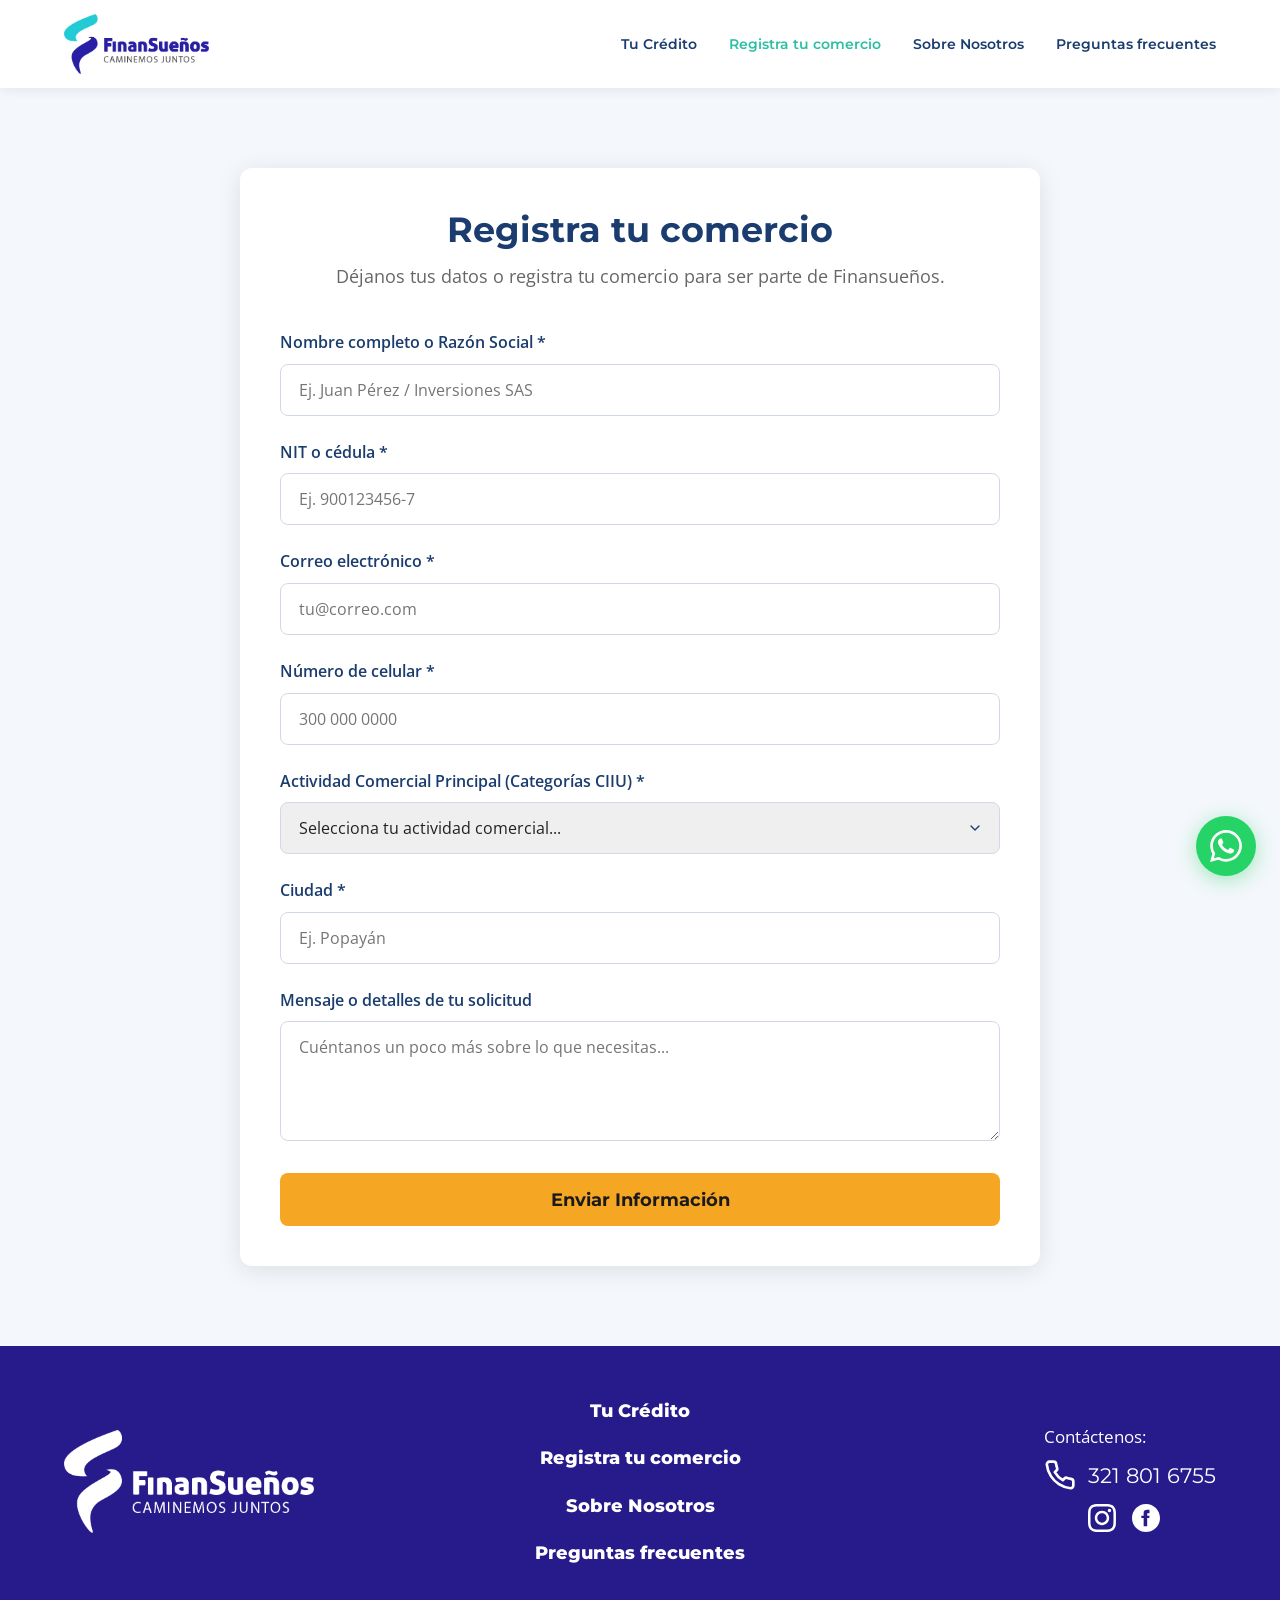
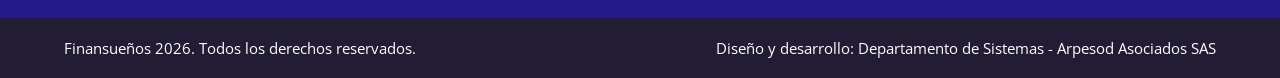
<file: registra-tu-comercio.html>
<!DOCTYPE html>
<html lang="es">
<head>
  <meta charset="UTF-8">
  <meta name="viewport" content="width=device-width, initial-scale=1.0">
  <title>Registra tu Comercio - Finansueños</title>
  <meta name="description" content="Registra tu comercio como aliado de Finansueños y ofrece crédito a tus clientes.">
  <link rel="canonical" href="https://finansuenos.com/registra-tu-comercio.html">
  <meta name="theme-color" content="#1A3C6E">
  <meta property="og:type" content="website">
  <meta property="og:locale" content="es_CO">
  <meta property="og:site_name" content="Finansueños">
  <meta property="og:title" content="Registra tu Comercio - Finansueños">
  <meta property="og:description" content="Registra tu comercio como aliado de Finansueños y ofrece crédito a tus clientes.">
  <meta property="og:url" content="https://finansuenos.com/registra-tu-comercio.html">
  <meta property="og:image" content="https://finansuenos.com/public/og/inicio.jpg">
  <meta name="twitter:card" content="summary_large_image">
  <link rel="icon" href="public/logo.png" type="image/png">
  <link rel="preconnect" href="https://fonts.googleapis.com">
  <link rel="preconnect" href="https://fonts.gstatic.com" crossorigin>
  <link href="https://fonts.googleapis.com/css2?family=Montserrat:wght@600;700;800&family=Open+Sans:wght@400;600&display=swap" rel="stylesheet">
  <link rel="stylesheet" href="css/styles.css">
  <script>document.documentElement.classList.add('js');</script>
  <script src="js/main.js?v=3" defer></script>
  <!-- Google Analytics 4 -->
  <script async src="https://www.googletagmanager.com/gtag/js?id=G-BTKVD7DLYL"></script>
  <script>
    window.dataLayer = window.dataLayer || [];
    function gtag(){dataLayer.push(arguments);}
    gtag('js', new Date());
    gtag('config', 'G-BTKVD7DLYL');
  </script>
</head>
<body>

  <!-- ===== HEADER ===== -->
  <header class="site-header">
    <div class="header-inner container">
      <a href="index.html" class="logo">
        <img src="public/logo-finansuenos.webp" alt="Finansueños - Ir al inicio" width="400" height="165">
      </a>

      <nav class="nav-desktop" aria-label="Navegación principal">
        <ul>
          <li><a href="tu-credito.html">Tu Crédito</a></li>
          <li><a href="registra-tu-comercio.html" class="active" aria-current="page">Registra tu comercio</a></li>
          <li><a href="sobre-nosotros.html">Sobre Nosotros</a></li>
          <li><a href="preguntas-frecuentes.html">Preguntas frecuentes</a></li>
        </ul>
      </nav>

      <button class="hamburger" id="hamburger-btn" aria-label="Abrir menú" aria-expanded="false" aria-controls="mobile-menu">
        <span></span><span></span><span></span>
      </button>
    </div>

    <nav class="nav-mobile" id="mobile-menu" aria-label="Navegación móvil">
      <ul>
        <li><a href="tu-credito.html">Tu Crédito</a></li>
        <li><a href="registra-tu-comercio.html" class="active" aria-current="page">Registra tu comercio</a></li>
        <li><a href="sobre-nosotros.html">Sobre Nosotros</a></li>
        <li><a href="preguntas-frecuentes.html">Preguntas frecuentes</a></li>
      </ul>
    </nav>
  </header>

  <main>
    <section class="contact-section">
      <div class="contact-wrapper">
        <div class="contact-header">
          <h1>Registra tu comercio</h1>
          <p>Déjanos tus datos o registra tu comercio para ser parte de Finansueños.</p>
        </div>

        <form id="form-contacto">

          <!-- Campo trampa para bots: las personas no lo ven; si llega lleno, no se envía -->
          <div class="hp-field" aria-hidden="true">
            <label for="website">No llenes este campo</label>
            <input type="text" id="website" name="website" tabindex="-1" autocomplete="off">
          </div>

          <div class="form-group">
            <label for="nombre" class="form-label">Nombre completo o Razón Social *</label>
            <input type="text" id="nombre" name="nombre" class="form-control" placeholder="Ej. Juan Pérez / Inversiones SAS" autocomplete="organization" maxlength="120" required>
          </div>
          <div class="form-group">
            <label for="nit" class="form-label">NIT o cédula *</label>
            <input type="text" id="nit" name="nit" class="form-control" placeholder="Ej. 900123456-7" inputmode="numeric" pattern="[0-9][0-9.\- ]{4,14}" title="Escribe solo números; puedes incluir el dígito de verificación con guion (ej. 900123456-7)" maxlength="15" required>
          </div>

          <div class="form-group">
            <label for="correo" class="form-label">Correo electrónico *</label>
            <input type="email" id="correo" name="correo" class="form-control" placeholder="tu@correo.com" autocomplete="email" maxlength="120" required>
          </div>

          <div class="form-group">
            <label for="telefono" class="form-label">Número de celular *</label>
            <input type="tel" id="telefono" name="telefono" class="form-control" placeholder="300 000 0000" inputmode="numeric" autocomplete="tel-national" pattern="3[0-9]{2}[ \-]?[0-9]{3}[ \-]?[0-9]{4}" title="Celular de 10 dígitos que empiece por 3 (ej. 300 000 0000)" maxlength="12" required>
          </div>

          <div class="form-group">
            <label for="actividad" class="form-label">Actividad Comercial Principal (Categorías CIIU) *</label>
            <select id="actividad" name="actividad" class="form-control" required>
              <option value="" disabled selected>Selecciona tu actividad comercial...</option>
              <option value="Agricultura_Ganaderia">Agricultura, Ganadería, Caza, Silvicultura y Pesca</option>
              <option value="Minas_Canteras">Explotación de Minas y Canteras</option>
              <option value="Industrias_Manufactureras">Industrias Manufactureras</option>
              <option value="Suministro_Electricidad_Gas">Suministro de Electricidad, Gas, Vapor y Aire Acondicionado</option>
              <option value="Construccion">Construcción</option>
              <option value="Comercio_Al_Por_Mayor_y_Menor">Comercio al por mayor y al por menor (Reparación de vehículos)</option>
              <option value="Transporte_Almacenamiento">Transporte y Almacenamiento</option>
              <option value="Alojamiento_Servicios_Comida">Alojamiento y Servicios de Comida (Restaurantes, Hoteles)</option>
              <option value="Informacion_Comunicaciones">Información y Comunicaciones</option>
              <option value="Actividades_Financieras_Seguros">Actividades Financieras y de Seguros</option>
              <option value="Inmobiliarias">Actividades Inmobiliarias</option>
              <option value="Actividades_Profesionales_Cientificas">Actividades Profesionales, Científicas y Técnicas</option>
              <option value="Actividades_Servicios_Administrativos">Actividades de Servicios Administrativos y de Apoyo</option>
              <option value="Educacion">Educación</option>
              <option value="Atencion_Salud_Humana">Actividades de Atención de la Salud Humana y Asistencia Social</option>
              <option value="Arte_Entretenimiento_Recreacion">Arte, Entretenimiento y Recreación</option>
              <option value="Otras_Actividades_Servicios">Otras Actividades de Servicios (Peluquerías, Mantenimiento, etc.)</option>
              <option value="Otro">Otro sector</option>
            </select>
          </div>
          <div class="form-group">
            <label for="ciudad" class="form-label">Ciudad *</label>
            <input type="text" id="ciudad" name="ciudad" class="form-control" placeholder="Ej. Popayán" autocomplete="address-level2" maxlength="60" required>
          </div>

          <div class="form-group">
            <label for="mensaje" class="form-label">Mensaje o detalles de tu solicitud</label>
            <textarea id="mensaje" name="mensaje" class="form-control" placeholder="Cuéntanos un poco más sobre lo que necesitas..." maxlength="1000"></textarea>
          </div>

          <button type="submit" class="btn-submit">Enviar Información</button>

        </form>
      </div>
    </section>
  </main>

  <!-- ===== FOOTER ===== -->
  <footer class="site-footer site-footer--flush">
    <div class="footer-main">
      <div class="footer-inner">

        <div class="footer-logo">
          <img src="public/Logo-White_FinanSuenos.webp" alt="Finansueños" width="749" height="308" loading="lazy">
        </div>

        <nav class="footer-nav" aria-label="Enlaces del pie de página">
          <ul>
            <li><a href="tu-credito.html">Tu Crédito</a></li>
            <li><a href="registra-tu-comercio.html">Registra tu comercio</a></li>
            <li><a href="sobre-nosotros.html">Sobre Nosotros</a></li>
            <li><a href="preguntas-frecuentes.html">Preguntas frecuentes</a></li>
          </ul>
        </nav>

        <div class="footer-contact">
          <div class="footer-contact-content">
            <p class="footer-contact-label">Contáctenos:</p>
            <a href="tel:+573218016755" class="footer-phone" data-evento="clic_telefono">
              <svg viewBox="0 0 24 24" fill="none" stroke="#FFFFFF" stroke-width="2" stroke-linecap="round" stroke-linejoin="round" aria-hidden="true"><path d="M22 16.92v3a2 2 0 0 1-2.18 2 19.79 19.79 0 0 1-8.63-3.07 19.5 19.5 0 0 1-6-6 19.79 19.79 0 0 1-3.07-8.67A2 2 0 0 1 4.11 2h3a2 2 0 0 1 2 1.72 12.84 12.84 0 0 0 .7 2.81 2 2 0 0 1-.45 2.11L8.09 9.91a16 16 0 0 0 6 6l1.27-1.27a2 2 0 0 1 2.11-.45 12.84 12.84 0 0 0 2.81.7A2 2 0 0 1 22 16.92z"/></svg>
              321 801 6755
            </a>
            <div class="footer-social">
              <a href="https://instagram.com/finansuenos" data-evento="clic_instagram" target="_blank" rel="noopener" aria-label="Instagram de Finansueños">
                <svg viewBox="0 0 24 24" aria-hidden="true"><path d="M12 2.163c3.204 0 3.584.012 4.85.07 3.252.148 4.771 1.691 4.919 4.919.058 1.265.069 1.645.069 4.849 0 3.205-.012 3.584-.069 4.849-.149 3.225-1.664 4.771-4.919 4.919-1.266.058-1.644.07-4.85.07-3.204 0-3.584-.012-4.849-.07-3.26-.149-4.771-1.699-4.919-4.92-.058-1.265-.07-1.644-.07-4.849 0-3.204.013-3.583.07-4.849.149-3.227 1.664-4.771 4.919-4.919 1.266-.057 1.645-.069 4.849-.069zM12 0C8.741 0 8.333.014 7.053.072 2.695.272.272 2.69.073 7.052.014 8.333 0 8.741 0 12c0 3.259.014 3.668.072 4.948.2 4.358 2.618 6.78 6.98 6.98 1.281.058 1.689.072 4.948.072 3.259 0 3.668-.014 4.948-.072 4.354-.2 6.782-2.618 6.979-6.98.059-1.28.073-1.689.073-4.948 0-3.259-.014-3.667-.072-4.947-.196-4.354-2.617-6.78-6.979-6.98-1.281-.059-1.69-.073-4.949-.073zm0 5.838c-3.403 0-6.162 2.759-6.162 6.162s2.759 6.163 6.162 6.163 6.162-2.759 6.162-6.163c0-3.403-2.759-6.162-6.162-6.162zm0 10.162c-2.209 0-4-1.79-4-4 0-2.209 1.791-4 4-4s4 1.791 4 4c0 2.21-1.791 4-4 4zm6.406-11.845c-.796 0-1.441.645-1.441 1.44s.645 1.44 1.441 1.44c.795 0 1.439-.645 1.439-1.44s-.644-1.44-1.439-1.44z"/></svg>
              </a>
              <a href="https://www.facebook.com/finansuenos-perfil" data-evento="clic_facebook" target="_blank" rel="noopener" aria-label="Facebook de Finansueños">
                <svg viewBox="0 0 24 24" aria-hidden="true"><path d="M12 0c-6.627 0-12 5.373-12 12s5.373 12 12 12 12-5.373 12-12-5.373-12-12-12zm3 8h-1.35c-.538 0-.65.221-.65.778v1.222h2l-.209 2h-1.791v7h-3v-7h-2v-2h2v-2.308c0-1.769.931-2.692 3.029-2.692h1.971v3z"/></svg>
              </a>
            </div>
          </div>
        </div>

      </div>
    </div>

    <div class="footer-bottom">
      <div class="footer-bottom-inner">
        <p>Finansueños 2026. Todos los derechos reservados.</p>
        <p>Diseño y desarrollo: Departamento de Sistemas - Arpesod Asociados SAS</p>
      </div>
    </div>
  </footer>

  <!-- Botón flotante de WhatsApp -->
  <a href="https://wa.me/573218016755" class="whatsapp-float" data-evento="clic_whatsapp" target="_blank" rel="noopener" aria-label="Contactar por WhatsApp">
    <svg viewBox="0 0 24 24" aria-hidden="true"><path d="M17.472 14.382c-.297-.149-1.758-.867-2.03-.967-.273-.099-.471-.148-.67.15-.197.297-.767.966-.94 1.164-.173.199-.347.223-.644.075-.297-.15-1.255-.463-2.39-1.475-.883-.788-1.48-1.761-1.653-2.059-.173-.297-.018-.458.13-.606.134-.133.298-.347.446-.52.149-.174.198-.298.298-.497.099-.198.05-.371-.025-.52-.075-.149-.669-1.612-.916-2.207-.242-.579-.487-.5-.669-.51-.173-.008-.371-.01-.57-.01-.198 0-.52.074-.792.372-.272.297-1.04 1.016-1.04 2.479 0 1.462 1.065 2.875 1.213 3.074.149.198 2.096 3.2 5.077 4.487.709.306 1.262.489 1.694.625.712.227 1.36.195 1.871.118.571-.085 1.758-.719 2.006-1.413.248-.694.248-1.289.173-1.413-.074-.124-.272-.198-.57-.347m-5.421 7.403h-.004a9.87 9.87 0 01-5.031-1.378l-.361-.214-3.741.982.998-3.648-.235-.374a9.86 9.86 0 01-1.51-5.26c.001-5.45 4.436-9.884 9.888-9.884 2.64 0 5.122 1.03 6.988 2.898a9.825 9.825 0 012.893 6.994c-.003 5.45-4.437 9.884-9.885 9.884m8.413-18.297A11.815 11.815 0 0012.05 0C5.495 0 .16 5.335.157 11.892c0 2.096.547 4.142 1.588 5.945L.057 24l6.305-1.654a11.882 11.882 0 005.683 1.448h.005c6.554 0 11.89-5.335 11.893-11.893a11.821 11.821 0 00-3.48-8.413z"/></svg>
  </a>

  <!-- Mensaje de éxito del formulario -->
  <div id="toast-success" class="toast-message" role="status" aria-live="polite">
    <svg viewBox="0 0 24 24" class="toast-icon" aria-hidden="true">
      <path d="M22 11.08V12a10 10 0 1 1-5.93-9.14"></path>
      <polyline points="22 4 12 14.01 9 11.01"></polyline>
    </svg>
    <span>¡Gracias! Hemos recibido tu información correctamente.</span>
  </div>

</body>
</html>
</file>
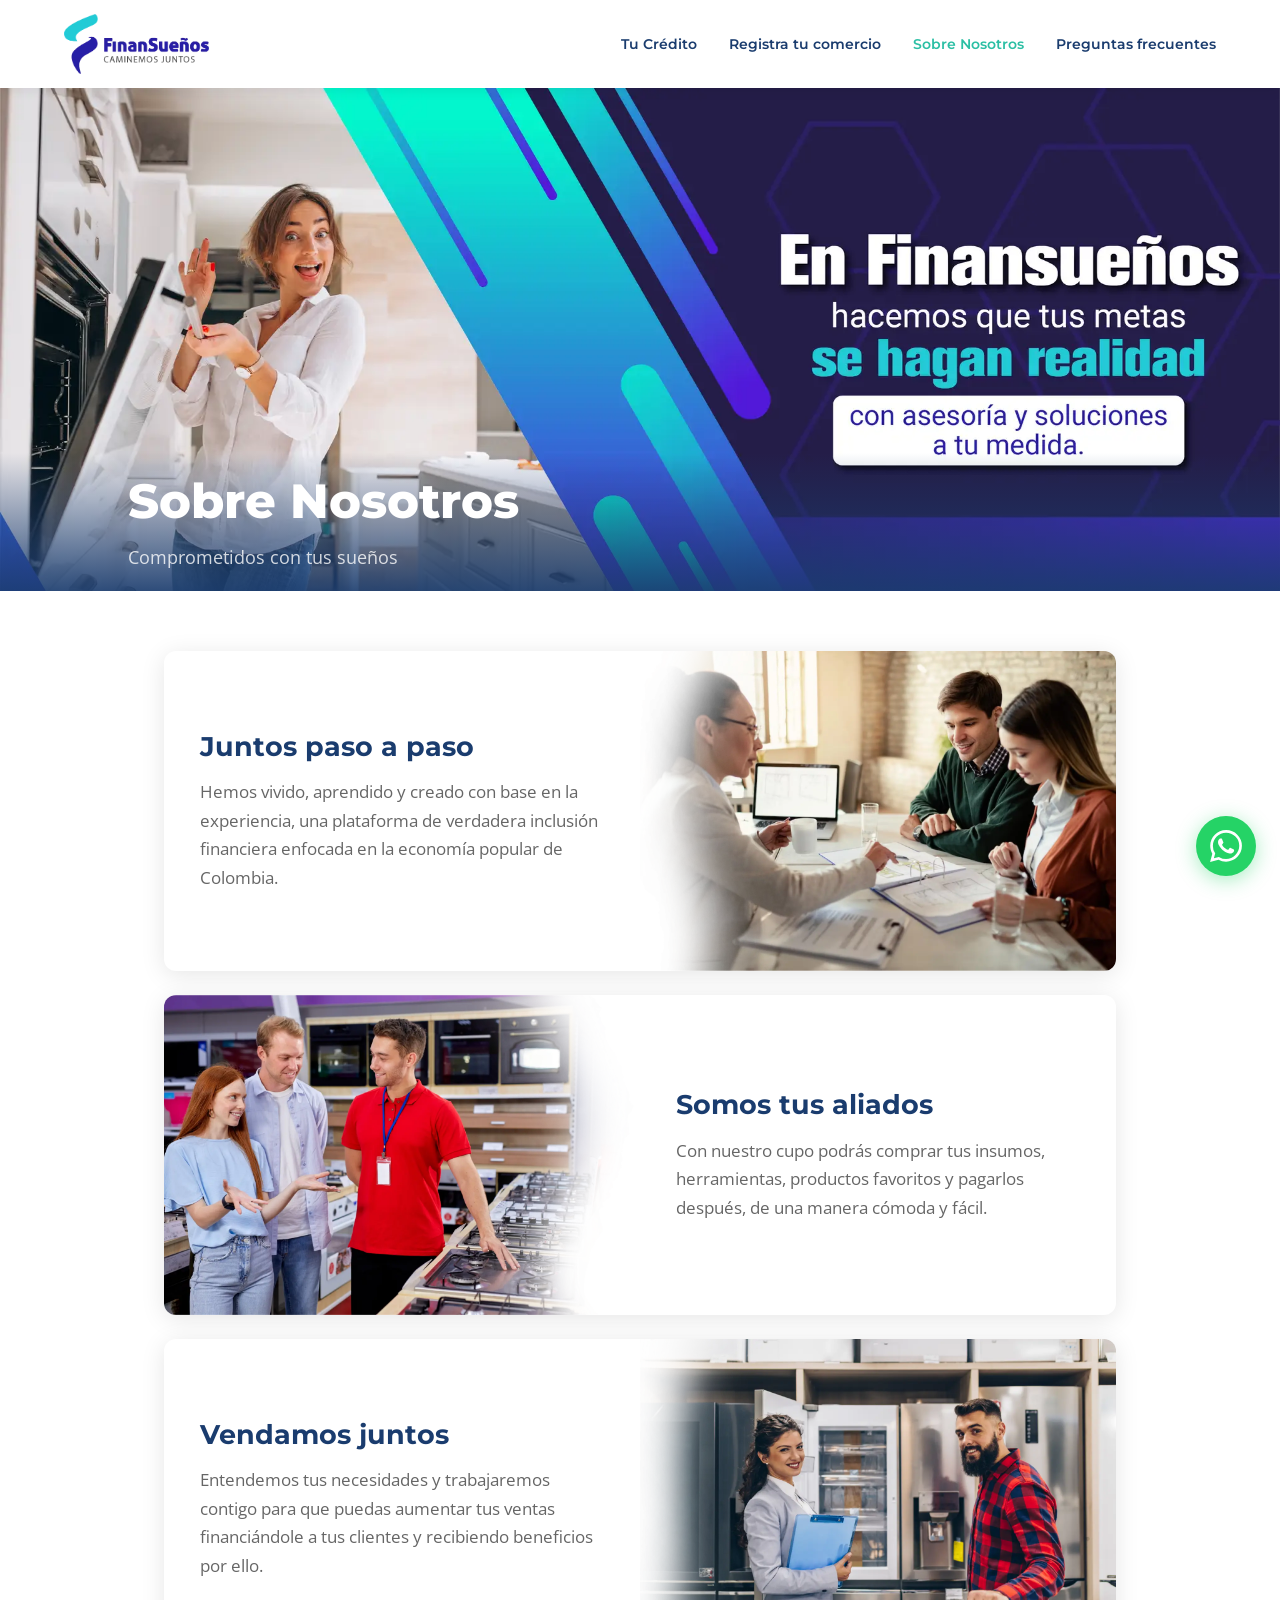
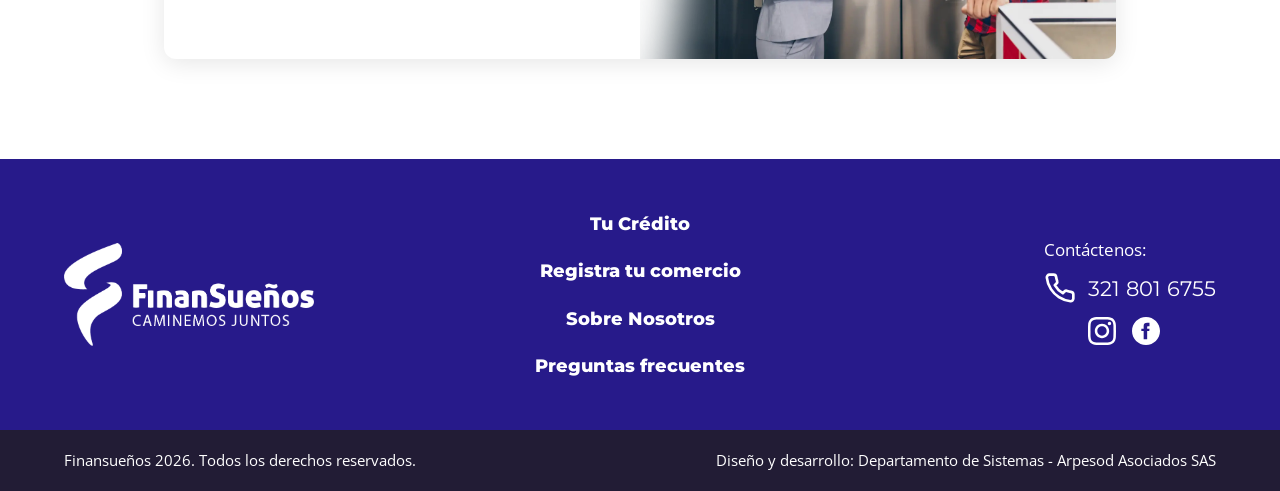
<file: sobre-nosotros.html>
<!DOCTYPE html>
<html lang="es">
<head>
  <meta charset="UTF-8">
  <meta name="viewport" content="width=device-width, initial-scale=1.0">
  <title>Sobre Nosotros - Finansueños</title>
  <meta name="description" content="Conoce Finansueños: una plataforma de inclusión financiera enfocada en la economía popular de Colombia.">
  <link rel="canonical" href="https://finansuenos.com/sobre-nosotros.html">
  <meta name="theme-color" content="#1A3C6E">
  <meta property="og:type" content="website">
  <meta property="og:locale" content="es_CO">
  <meta property="og:site_name" content="Finansueños">
  <meta property="og:title" content="Sobre Nosotros - Finansueños">
  <meta property="og:description" content="Conoce Finansueños: una plataforma de inclusión financiera enfocada en la economía popular de Colombia.">
  <meta property="og:url" content="https://finansuenos.com/sobre-nosotros.html">
  <meta property="og:image" content="https://finansuenos.com/public/og/sobre-nosotros.jpg">
  <meta name="twitter:card" content="summary_large_image">
  <link rel="icon" href="public/logo.png" type="image/png">
  <link rel="preconnect" href="https://fonts.googleapis.com">
  <link rel="preconnect" href="https://fonts.gstatic.com" crossorigin>
  <link href="https://fonts.googleapis.com/css2?family=Montserrat:wght@600;700;800&family=Open+Sans:wght@400;600&display=swap" rel="stylesheet">
  <link rel="stylesheet" href="css/styles.css">
  <script>document.documentElement.classList.add('js');</script>
  <script src="js/main.js?v=3" defer></script>
  <!-- Google Analytics 4 -->
  <script async src="https://www.googletagmanager.com/gtag/js?id=G-BTKVD7DLYL"></script>
  <script>
    window.dataLayer = window.dataLayer || [];
    function gtag(){dataLayer.push(arguments);}
    gtag('js', new Date());
    gtag('config', 'G-BTKVD7DLYL');
  </script>
</head>
<body>

  <!-- ===== HEADER ===== -->
  <header class="site-header">
    <div class="header-inner container">
      <a href="index.html" class="logo">
        <img src="public/logo-finansuenos.webp" alt="Finansueños - Ir al inicio" width="400" height="165">
      </a>

      <nav class="nav-desktop" aria-label="Navegación principal">
        <ul>
          <li><a href="tu-credito.html">Tu Crédito</a></li>
          <li><a href="registra-tu-comercio.html">Registra tu comercio</a></li>
          <li><a href="sobre-nosotros.html" class="active" aria-current="page">Sobre Nosotros</a></li>
          <li><a href="preguntas-frecuentes.html">Preguntas frecuentes</a></li>
        </ul>
      </nav>

      <button class="hamburger" id="hamburger-btn" aria-label="Abrir menú" aria-expanded="false" aria-controls="mobile-menu">
        <span></span><span></span><span></span>
      </button>
    </div>

    <nav class="nav-mobile" id="mobile-menu" aria-label="Navegación móvil">
      <ul>
        <li><a href="tu-credito.html">Tu Crédito</a></li>
        <li><a href="registra-tu-comercio.html">Registra tu comercio</a></li>
        <li><a href="sobre-nosotros.html" class="active" aria-current="page">Sobre Nosotros</a></li>
        <li><a href="preguntas-frecuentes.html">Preguntas frecuentes</a></li>
      </ul>
    </nav>
  </header>

  <main>
    <section class="page-header">
      <img src="public/Barner_Sobre-nosotros.webp" alt="En Finansueños hacemos que tus metas se hagan realidad con asesoría y soluciones a tu medida" class="page-header-img" width="1920" height="754" fetchpriority="high">
      <div class="page-header-content">
        <h1>Sobre Nosotros</h1>
        <p>Comprometidos con tus sueños</p>
      </div>
    </section>

    <section class="section">
      <div class="container feature-list">

        <article class="feature-card">
          <div class="feature-content">
            <h2>Juntos paso a paso</h2>
            <p>Hemos vivido, aprendido y creado con base en la experiencia, una plataforma de verdadera inclusión financiera enfocada en la economía popular de Colombia.</p>
          </div>
          <img src="public/juntos-paso-a-paso-1536x1024.webp" alt="Juntos paso a paso" class="feature-img" width="1536" height="1024" loading="lazy">
        </article>

        <article class="feature-card">
          <img src="public/somos-tu-aliados-1-1536x1024.webp" alt="Somos tus aliados" class="feature-img" width="1536" height="1024" loading="lazy">
          <div class="feature-content">
            <h2>Somos tus aliados</h2>
            <p>Con nuestro cupo podrás comprar tus insumos, herramientas, productos favoritos y pagarlos después, de una manera cómoda y fácil.</p>
          </div>
        </article>

        <article class="feature-card">
          <div class="feature-content">
            <h2>Vendamos juntos</h2>
            <p>Entendemos tus necesidades y trabajaremos contigo para que puedas aumentar tus ventas financiándole a tus clientes y recibiendo beneficios por ello.</p>
          </div>
          <img src="public/Vendamos-juntos-1-1536x1024.webp" alt="Vendamos juntos" class="feature-img" width="1536" height="1024" loading="lazy">
        </article>

      </div>
    </section>
  </main>

  <!-- ===== FOOTER ===== -->
  <footer class="site-footer">
    <div class="footer-main">
      <div class="footer-inner">

        <div class="footer-logo">
          <img src="public/Logo-White_FinanSuenos.webp" alt="Finansueños" width="749" height="308" loading="lazy">
        </div>

        <nav class="footer-nav" aria-label="Enlaces del pie de página">
          <ul>
            <li><a href="tu-credito.html">Tu Crédito</a></li>
            <li><a href="registra-tu-comercio.html">Registra tu comercio</a></li>
            <li><a href="sobre-nosotros.html">Sobre Nosotros</a></li>
            <li><a href="preguntas-frecuentes.html">Preguntas frecuentes</a></li>
          </ul>
        </nav>

        <div class="footer-contact">
          <div class="footer-contact-content">
            <p class="footer-contact-label">Contáctenos:</p>
            <a href="tel:+573218016755" class="footer-phone" data-evento="clic_telefono">
              <svg viewBox="0 0 24 24" fill="none" stroke="#FFFFFF" stroke-width="2" stroke-linecap="round" stroke-linejoin="round" aria-hidden="true"><path d="M22 16.92v3a2 2 0 0 1-2.18 2 19.79 19.79 0 0 1-8.63-3.07 19.5 19.5 0 0 1-6-6 19.79 19.79 0 0 1-3.07-8.67A2 2 0 0 1 4.11 2h3a2 2 0 0 1 2 1.72 12.84 12.84 0 0 0 .7 2.81 2 2 0 0 1-.45 2.11L8.09 9.91a16 16 0 0 0 6 6l1.27-1.27a2 2 0 0 1 2.11-.45 12.84 12.84 0 0 0 2.81.7A2 2 0 0 1 22 16.92z"/></svg>
              321 801 6755
            </a>
            <div class="footer-social">
              <a href="https://instagram.com/finansuenos" data-evento="clic_instagram" target="_blank" rel="noopener" aria-label="Instagram de Finansueños">
                <svg viewBox="0 0 24 24" aria-hidden="true"><path d="M12 2.163c3.204 0 3.584.012 4.85.07 3.252.148 4.771 1.691 4.919 4.919.058 1.265.069 1.645.069 4.849 0 3.205-.012 3.584-.069 4.849-.149 3.225-1.664 4.771-4.919 4.919-1.266.058-1.644.07-4.85.07-3.204 0-3.584-.012-4.849-.07-3.26-.149-4.771-1.699-4.919-4.92-.058-1.265-.07-1.644-.07-4.849 0-3.204.013-3.583.07-4.849.149-3.227 1.664-4.771 4.919-4.919 1.266-.057 1.645-.069 4.849-.069zM12 0C8.741 0 8.333.014 7.053.072 2.695.272.272 2.69.073 7.052.014 8.333 0 8.741 0 12c0 3.259.014 3.668.072 4.948.2 4.358 2.618 6.78 6.98 6.98 1.281.058 1.689.072 4.948.072 3.259 0 3.668-.014 4.948-.072 4.354-.2 6.782-2.618 6.979-6.98.059-1.28.073-1.689.073-4.948 0-3.259-.014-3.667-.072-4.947-.196-4.354-2.617-6.78-6.979-6.98-1.281-.059-1.69-.073-4.949-.073zm0 5.838c-3.403 0-6.162 2.759-6.162 6.162s2.759 6.163 6.162 6.163 6.162-2.759 6.162-6.163c0-3.403-2.759-6.162-6.162-6.162zm0 10.162c-2.209 0-4-1.79-4-4 0-2.209 1.791-4 4-4s4 1.791 4 4c0 2.21-1.791 4-4 4zm6.406-11.845c-.796 0-1.441.645-1.441 1.44s.645 1.44 1.441 1.44c.795 0 1.439-.645 1.439-1.44s-.644-1.44-1.439-1.44z"/></svg>
              </a>
              <a href="https://www.facebook.com/finansuenos-perfil" data-evento="clic_facebook" target="_blank" rel="noopener" aria-label="Facebook de Finansueños">
                <svg viewBox="0 0 24 24" aria-hidden="true"><path d="M12 0c-6.627 0-12 5.373-12 12s5.373 12 12 12 12-5.373 12-12-5.373-12-12-12zm3 8h-1.35c-.538 0-.65.221-.65.778v1.222h2l-.209 2h-1.791v7h-3v-7h-2v-2h2v-2.308c0-1.769.931-2.692 3.029-2.692h1.971v3z"/></svg>
              </a>
            </div>
          </div>
        </div>

      </div>
    </div>

    <div class="footer-bottom">
      <div class="footer-bottom-inner">
        <p>Finansueños 2026. Todos los derechos reservados.</p>
        <p>Diseño y desarrollo: Departamento de Sistemas - Arpesod Asociados SAS</p>
      </div>
    </div>
  </footer>

  <!-- Botón flotante de WhatsApp -->
  <a href="https://wa.me/573218016755" class="whatsapp-float" data-evento="clic_whatsapp" target="_blank" rel="noopener" aria-label="Contactar por WhatsApp">
    <svg viewBox="0 0 24 24" aria-hidden="true"><path d="M17.472 14.382c-.297-.149-1.758-.867-2.03-.967-.273-.099-.471-.148-.67.15-.197.297-.767.966-.94 1.164-.173.199-.347.223-.644.075-.297-.15-1.255-.463-2.39-1.475-.883-.788-1.48-1.761-1.653-2.059-.173-.297-.018-.458.13-.606.134-.133.298-.347.446-.52.149-.174.198-.298.298-.497.099-.198.05-.371-.025-.52-.075-.149-.669-1.612-.916-2.207-.242-.579-.487-.5-.669-.51-.173-.008-.371-.01-.57-.01-.198 0-.52.074-.792.372-.272.297-1.04 1.016-1.04 2.479 0 1.462 1.065 2.875 1.213 3.074.149.198 2.096 3.2 5.077 4.487.709.306 1.262.489 1.694.625.712.227 1.36.195 1.871.118.571-.085 1.758-.719 2.006-1.413.248-.694.248-1.289.173-1.413-.074-.124-.272-.198-.57-.347m-5.421 7.403h-.004a9.87 9.87 0 01-5.031-1.378l-.361-.214-3.741.982.998-3.648-.235-.374a9.86 9.86 0 01-1.51-5.26c.001-5.45 4.436-9.884 9.888-9.884 2.64 0 5.122 1.03 6.988 2.898a9.825 9.825 0 012.893 6.994c-.003 5.45-4.437 9.884-9.885 9.884m8.413-18.297A11.815 11.815 0 0012.05 0C5.495 0 .16 5.335.157 11.892c0 2.096.547 4.142 1.588 5.945L.057 24l6.305-1.654a11.882 11.882 0 005.683 1.448h.005c6.554 0 11.89-5.335 11.893-11.893a11.821 11.821 0 00-3.48-8.413z"/></svg>
  </a>

</body>
</html>
</file>
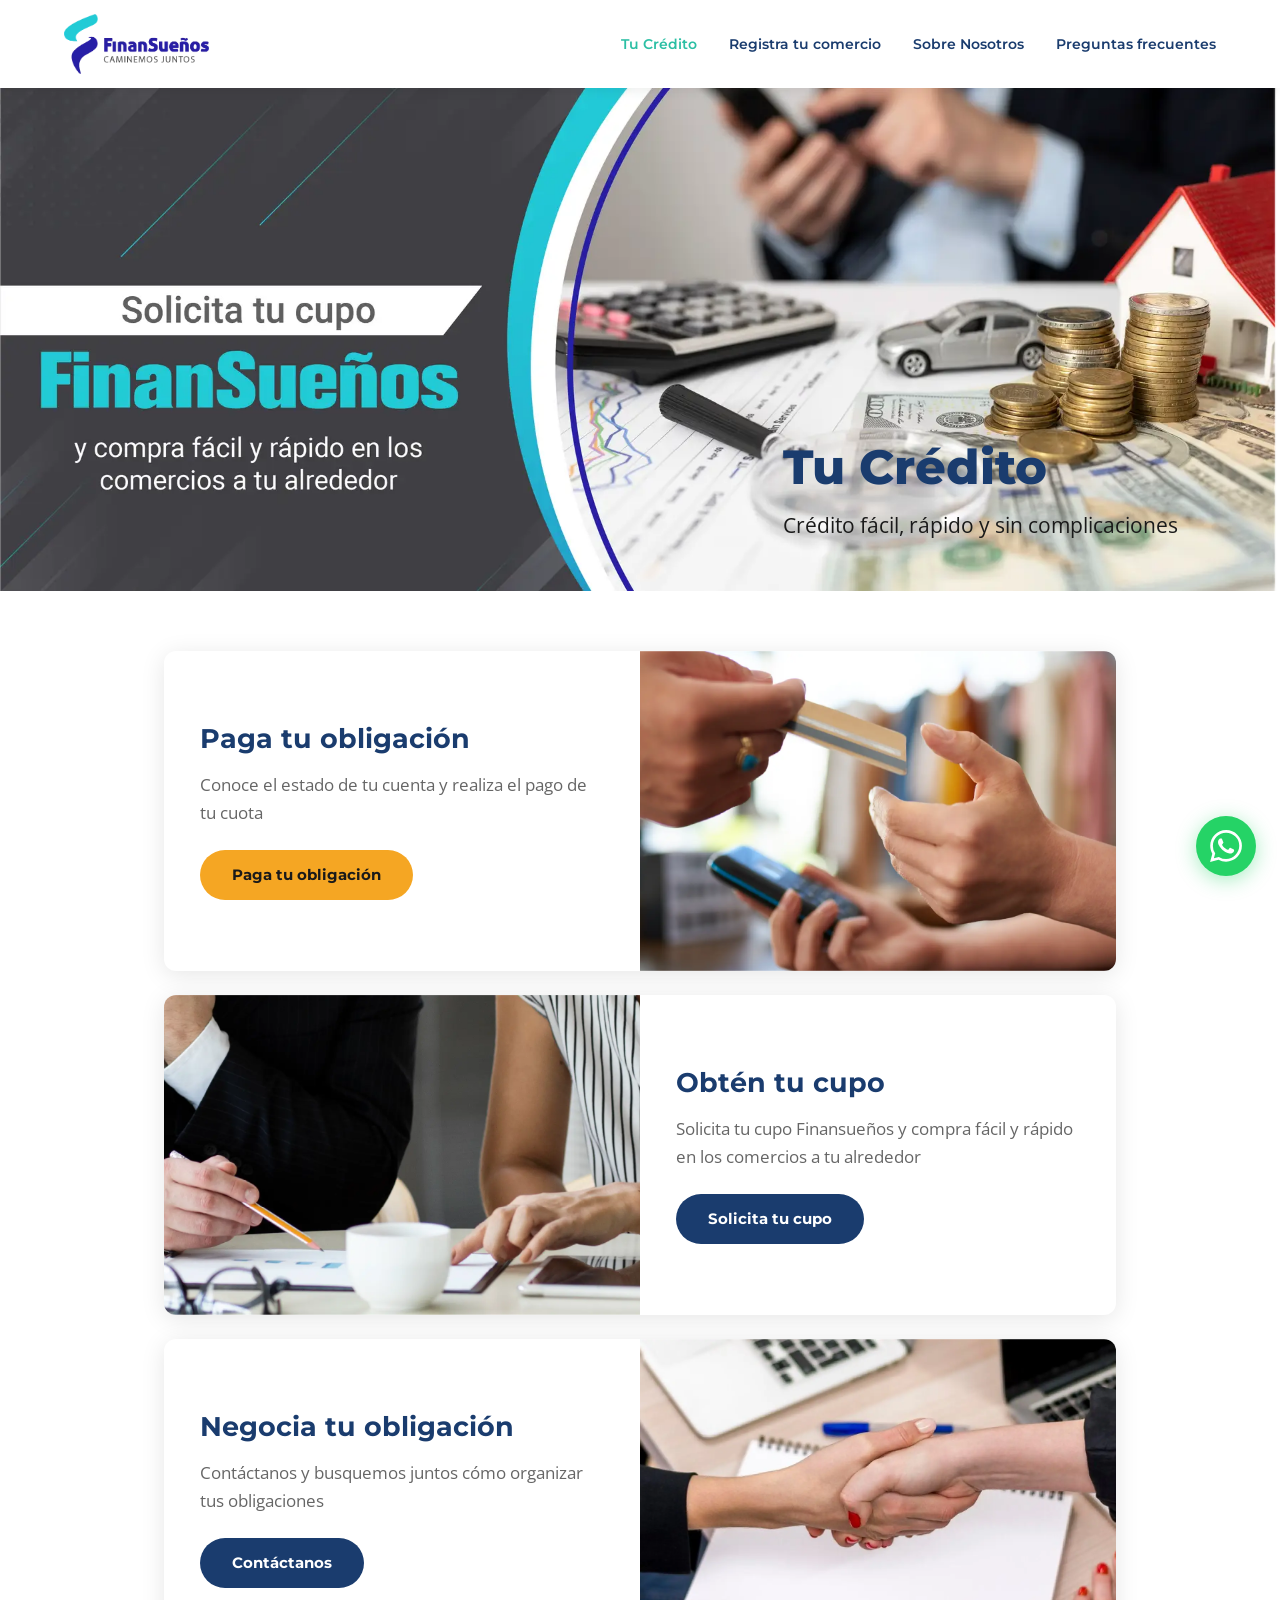
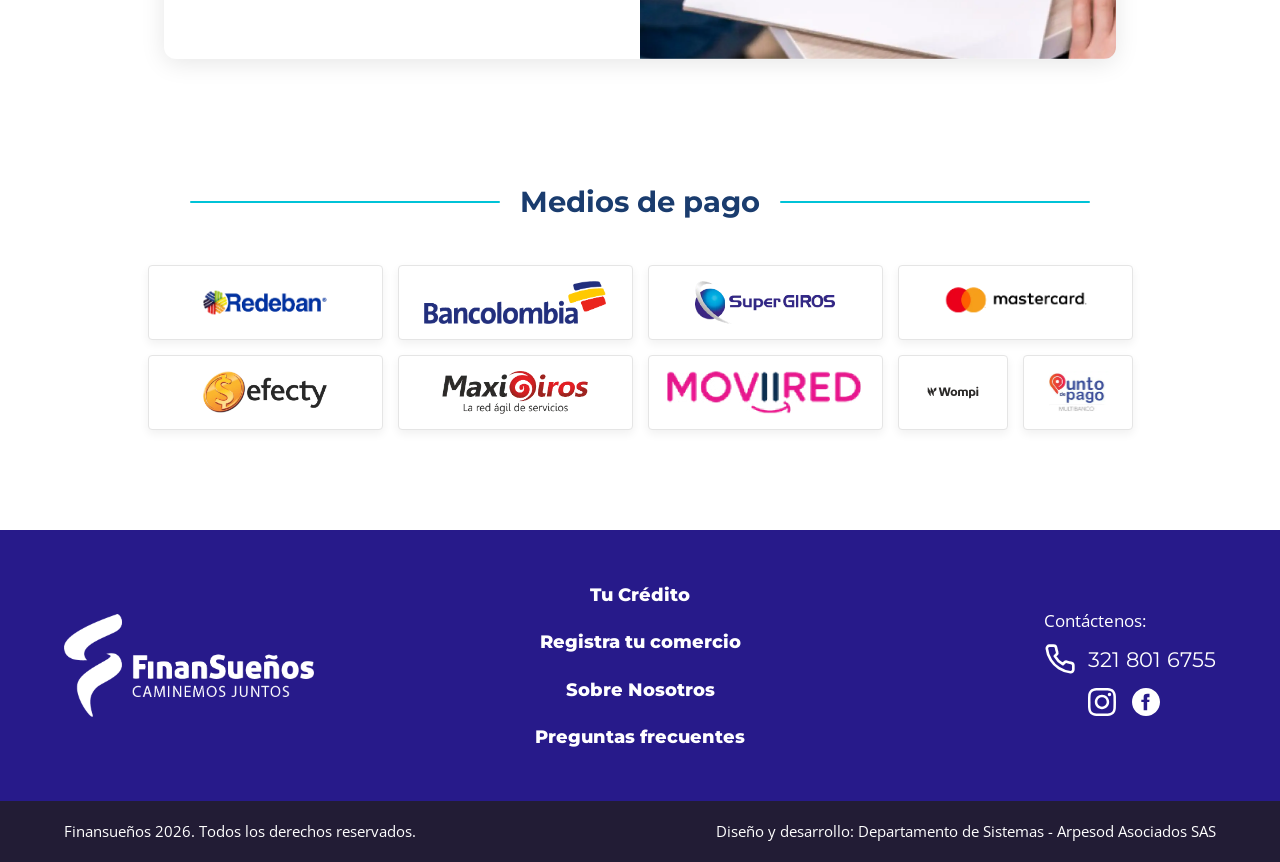
<file: tu-credito.html>
<!DOCTYPE html>
<html lang="es">
<head>
  <meta charset="UTF-8">
  <meta name="viewport" content="width=device-width, initial-scale=1.0">
  <title>Tu Crédito - Finansueños</title>
  <meta name="description" content="Solicita tu crédito fácil y rápido con Finansueños. Paga tu obligación, obtén tu cupo o negocia tus pagos.">
  <link rel="canonical" href="https://finansuenos.com/tu-credito.html">
  <meta name="theme-color" content="#1A3C6E">
  <meta property="og:type" content="website">
  <meta property="og:locale" content="es_CO">
  <meta property="og:site_name" content="Finansueños">
  <meta property="og:title" content="Tu Crédito - Finansueños">
  <meta property="og:description" content="Solicita tu crédito fácil y rápido con Finansueños. Paga tu obligación, obtén tu cupo o negocia tus pagos.">
  <meta property="og:url" content="https://finansuenos.com/tu-credito.html">
  <meta property="og:image" content="https://finansuenos.com/public/og/tu-credito.jpg">
  <meta name="twitter:card" content="summary_large_image">
  <link rel="icon" href="public/logo.png" type="image/png">
  <link rel="preconnect" href="https://fonts.googleapis.com">
  <link rel="preconnect" href="https://fonts.gstatic.com" crossorigin>
  <link href="https://fonts.googleapis.com/css2?family=Montserrat:wght@600;700;800&family=Open+Sans:wght@400;600&display=swap" rel="stylesheet">
  <link rel="stylesheet" href="css/styles.css">
  <script>document.documentElement.classList.add('js');</script>
  <script src="js/main.js?v=3" defer></script>
  <!-- Google Analytics 4 -->
  <script async src="https://www.googletagmanager.com/gtag/js?id=G-BTKVD7DLYL"></script>
  <script>
    window.dataLayer = window.dataLayer || [];
    function gtag(){dataLayer.push(arguments);}
    gtag('js', new Date());
    gtag('config', 'G-BTKVD7DLYL');
  </script>
</head>
<body>

  <!-- ===== HEADER ===== -->
  <header class="site-header">
    <div class="header-inner container">
      <a href="index.html" class="logo">
        <img src="public/logo-finansuenos.webp" alt="Finansueños - Ir al inicio" width="400" height="165">
      </a>

      <nav class="nav-desktop" aria-label="Navegación principal">
        <ul>
          <li><a href="tu-credito.html" class="active" aria-current="page">Tu Crédito</a></li>
          <li><a href="registra-tu-comercio.html">Registra tu comercio</a></li>
          <li><a href="sobre-nosotros.html">Sobre Nosotros</a></li>
          <li><a href="preguntas-frecuentes.html">Preguntas frecuentes</a></li>
        </ul>
      </nav>

      <button class="hamburger" id="hamburger-btn" aria-label="Abrir menú" aria-expanded="false" aria-controls="mobile-menu">
        <span></span><span></span><span></span>
      </button>
    </div>

    <nav class="nav-mobile" id="mobile-menu" aria-label="Navegación móvil">
      <ul>
        <li><a href="tu-credito.html" class="active" aria-current="page">Tu Crédito</a></li>
        <li><a href="registra-tu-comercio.html">Registra tu comercio</a></li>
        <li><a href="sobre-nosotros.html">Sobre Nosotros</a></li>
        <li><a href="preguntas-frecuentes.html">Preguntas frecuentes</a></li>
      </ul>
    </nav>
  </header>

  <main>
    <section class="page-header page-header--right">
      <img src="public/Solicita-tu-cupo.webp" alt="Solicita tu cupo Finansueños y compra fácil y rápido en los comercios a tu alrededor" class="page-header-img" width="1920" height="754" fetchpriority="high">
      <div class="page-header-content">
        <h1>Tu Crédito</h1>
        <p>Crédito fácil, rápido y sin complicaciones</p>
      </div>
    </section>

    <section class="section">
      <div class="container feature-list">

        <article class="feature-card">
          <div class="feature-content">
            <h2>Paga tu obligación</h2>
            <p>Conoce el estado de tu cuenta y realiza el pago de tu cuota</p>
            <a href="https://checkout.wompi.co/l/1D0iaL" class="btn btn-secondary" data-evento="clic_paga_obligacion" target="_blank" rel="noopener">Paga tu obligación</a>
          </div>
          <img src="public/paga-obligacion.webp" alt="Paga tu obligación" class="feature-img" width="1778" height="896" loading="lazy">
        </article>

        <article class="feature-card">
          <img src="public/obten-cupo.webp" alt="Obtén tu cupo" class="feature-img" width="1777" height="896" loading="lazy">
          <div class="feature-content">
            <h2>Obtén tu cupo</h2>
            <p>Solicita tu cupo Finansueños y compra fácil y rápido en los comercios a tu alrededor</p>
            <a href="https://wa.me/573104949007" class="btn btn-primary" data-evento="clic_solicita_cupo" target="_blank" rel="noopener">Solicita tu cupo</a>
          </div>
        </article>

        <article class="feature-card">
          <div class="feature-content">
            <h2>Negocia tu obligación</h2>
            <p>Contáctanos y busquemos juntos cómo organizar tus obligaciones</p>
            <a href="tel:+573218016755" class="btn btn-primary" data-evento="clic_contactanos">Contáctanos</a>
          </div>
          <img src="public/negocia-obligacion.webp" alt="Negocia tu obligación" class="feature-img" width="1778" height="896" loading="lazy">
        </article>

      </div>
    </section>

    <!-- MEDIOS DE PAGO -->
    <section class="section medios-pago">
      <div class="container">
        <h2 class="section-title">Medios de pago</h2>
        <div class="logos-grid">
          <img src="public/Pagos/Redeban.webp" alt="Redeban" class="payment-logo" width="622" height="193" loading="lazy">
          <img src="public/Pagos/Bancolombia.png" alt="Bancolombia" class="payment-logo" width="572" height="135" loading="lazy">
          <img src="public/Pagos/SuperGiros.webp" alt="SuperGiros" class="payment-logo" width="556" height="170" loading="lazy">
          <img src="public/Pagos/Mastercard.webp" alt="Mastercard" class="payment-logo" width="722" height="189" loading="lazy">
          <img src="public/Pagos/Efecti.webp" alt="Efecti" class="payment-logo" width="470" height="161" loading="lazy">
          <img src="public/Pagos/MaxiGiros.webp" alt="MaxiGiros" class="payment-logo" width="512" height="151" loading="lazy">
          <img src="public/Pagos/Moviired.webp" alt="Moviired" class="payment-logo" width="498" height="109" loading="lazy">
          <img src="public/Pagos/Wompi.svg" alt="Wompi" class="payment-logo logo-mitad" width="1982" height="997" loading="lazy">
          <img src="public/Pagos/Punto-Pago.webp" alt="Punto Pago" class="payment-logo logo-mitad" width="261" height="171" loading="lazy">
        </div>
      </div>
    </section>

  </main>

  <!-- ===== FOOTER ===== -->
  <footer class="site-footer">
    <div class="footer-main">
      <div class="footer-inner">

        <div class="footer-logo">
          <img src="public/Logo-White_FinanSuenos.webp" alt="Finansueños" width="749" height="308" loading="lazy">
        </div>

        <nav class="footer-nav" aria-label="Enlaces del pie de página">
          <ul>
            <li><a href="tu-credito.html">Tu Crédito</a></li>
            <li><a href="registra-tu-comercio.html">Registra tu comercio</a></li>
            <li><a href="sobre-nosotros.html">Sobre Nosotros</a></li>
            <li><a href="preguntas-frecuentes.html">Preguntas frecuentes</a></li>
          </ul>
        </nav>

        <div class="footer-contact">
          <div class="footer-contact-content">
            <p class="footer-contact-label">Contáctenos:</p>
            <a href="tel:+573218016755" class="footer-phone" data-evento="clic_telefono">
              <svg viewBox="0 0 24 24" fill="none" stroke="#FFFFFF" stroke-width="2" stroke-linecap="round" stroke-linejoin="round" aria-hidden="true"><path d="M22 16.92v3a2 2 0 0 1-2.18 2 19.79 19.79 0 0 1-8.63-3.07 19.5 19.5 0 0 1-6-6 19.79 19.79 0 0 1-3.07-8.67A2 2 0 0 1 4.11 2h3a2 2 0 0 1 2 1.72 12.84 12.84 0 0 0 .7 2.81 2 2 0 0 1-.45 2.11L8.09 9.91a16 16 0 0 0 6 6l1.27-1.27a2 2 0 0 1 2.11-.45 12.84 12.84 0 0 0 2.81.7A2 2 0 0 1 22 16.92z"/></svg>
              321 801 6755
            </a>
            <div class="footer-social">
              <a href="https://instagram.com/finansuenos" data-evento="clic_instagram" target="_blank" rel="noopener" aria-label="Instagram de Finansueños">
                <svg viewBox="0 0 24 24" aria-hidden="true"><path d="M12 2.163c3.204 0 3.584.012 4.85.07 3.252.148 4.771 1.691 4.919 4.919.058 1.265.069 1.645.069 4.849 0 3.205-.012 3.584-.069 4.849-.149 3.225-1.664 4.771-4.919 4.919-1.266.058-1.644.07-4.85.07-3.204 0-3.584-.012-4.849-.07-3.26-.149-4.771-1.699-4.919-4.92-.058-1.265-.07-1.644-.07-4.849 0-3.204.013-3.583.07-4.849.149-3.227 1.664-4.771 4.919-4.919 1.266-.057 1.645-.069 4.849-.069zM12 0C8.741 0 8.333.014 7.053.072 2.695.272.272 2.69.073 7.052.014 8.333 0 8.741 0 12c0 3.259.014 3.668.072 4.948.2 4.358 2.618 6.78 6.98 6.98 1.281.058 1.689.072 4.948.072 3.259 0 3.668-.014 4.948-.072 4.354-.2 6.782-2.618 6.979-6.98.059-1.28.073-1.689.073-4.948 0-3.259-.014-3.667-.072-4.947-.196-4.354-2.617-6.78-6.979-6.98-1.281-.059-1.69-.073-4.949-.073zm0 5.838c-3.403 0-6.162 2.759-6.162 6.162s2.759 6.163 6.162 6.163 6.162-2.759 6.162-6.163c0-3.403-2.759-6.162-6.162-6.162zm0 10.162c-2.209 0-4-1.79-4-4 0-2.209 1.791-4 4-4s4 1.791 4 4c0 2.21-1.791 4-4 4zm6.406-11.845c-.796 0-1.441.645-1.441 1.44s.645 1.44 1.441 1.44c.795 0 1.439-.645 1.439-1.44s-.644-1.44-1.439-1.44z"/></svg>
              </a>
              <a href="https://www.facebook.com/finansuenos-perfil" data-evento="clic_facebook" target="_blank" rel="noopener" aria-label="Facebook de Finansueños">
                <svg viewBox="0 0 24 24" aria-hidden="true"><path d="M12 0c-6.627 0-12 5.373-12 12s5.373 12 12 12 12-5.373 12-12-5.373-12-12-12zm3 8h-1.35c-.538 0-.65.221-.65.778v1.222h2l-.209 2h-1.791v7h-3v-7h-2v-2h2v-2.308c0-1.769.931-2.692 3.029-2.692h1.971v3z"/></svg>
              </a>
            </div>
          </div>
        </div>

      </div>
    </div>

    <div class="footer-bottom">
      <div class="footer-bottom-inner">
        <p>Finansueños 2026. Todos los derechos reservados.</p>
        <p>Diseño y desarrollo: Departamento de Sistemas - Arpesod Asociados SAS</p>
      </div>
    </div>
  </footer>

  <!-- Botón flotante de WhatsApp -->
  <a href="https://wa.me/573218016755" class="whatsapp-float" data-evento="clic_whatsapp" target="_blank" rel="noopener" aria-label="Contactar por WhatsApp">
    <svg viewBox="0 0 24 24" aria-hidden="true"><path d="M17.472 14.382c-.297-.149-1.758-.867-2.03-.967-.273-.099-.471-.148-.67.15-.197.297-.767.966-.94 1.164-.173.199-.347.223-.644.075-.297-.15-1.255-.463-2.39-1.475-.883-.788-1.48-1.761-1.653-2.059-.173-.297-.018-.458.13-.606.134-.133.298-.347.446-.52.149-.174.198-.298.298-.497.099-.198.05-.371-.025-.52-.075-.149-.669-1.612-.916-2.207-.242-.579-.487-.5-.669-.51-.173-.008-.371-.01-.57-.01-.198 0-.52.074-.792.372-.272.297-1.04 1.016-1.04 2.479 0 1.462 1.065 2.875 1.213 3.074.149.198 2.096 3.2 5.077 4.487.709.306 1.262.489 1.694.625.712.227 1.36.195 1.871.118.571-.085 1.758-.719 2.006-1.413.248-.694.248-1.289.173-1.413-.074-.124-.272-.198-.57-.347m-5.421 7.403h-.004a9.87 9.87 0 01-5.031-1.378l-.361-.214-3.741.982.998-3.648-.235-.374a9.86 9.86 0 01-1.51-5.26c.001-5.45 4.436-9.884 9.888-9.884 2.64 0 5.122 1.03 6.988 2.898a9.825 9.825 0 012.893 6.994c-.003 5.45-4.437 9.884-9.885 9.884m8.413-18.297A11.815 11.815 0 0012.05 0C5.495 0 .16 5.335.157 11.892c0 2.096.547 4.142 1.588 5.945L.057 24l6.305-1.654a11.882 11.882 0 005.683 1.448h.005c6.554 0 11.89-5.335 11.893-11.893a11.821 11.821 0 00-3.48-8.413z"/></svg>
  </a>

</body>
</html>
</file>
<file: css/styles.css>
/* ============================================
   Finansueños — estilos compartidos del sitio
   ============================================ */

/* ---------- Variables ---------- */
:root {
  --color-primary:     #1A3C6E;
  --color-primary-dark:#122B52;
  --color-secondary:   #F5A623;
  --color-secondary-dark: #E09400;
  --color-accent:      #2BBFA4;
  --color-line:        #00C3D7;
  --color-bg:          #FFFFFF;
  --color-bg-alt:      #F4F7FB;
  --color-footer-bg:   #271A8A;
  --color-footer-bottom: #221C35;
  --color-text:        #222222;
  --color-text-light:  #FFFFFF;
  --color-text-muted:  #666666;
  --color-whatsapp:    #25D366;

  --font-heading: 'Montserrat', sans-serif;
  --font-body:    'Open Sans', sans-serif;

  --max-width: 1200px;
  --border-radius: 12px;
  --shadow: 0 4px 24px rgba(0,0,0,0.10);
  --shadow-hover: 0 12px 40px rgba(0,0,0,0.14);
}

/* ---------- Reset y base ---------- */
*, *::before, *::after { box-sizing: border-box; margin: 0; padding: 0; }

html { scroll-behavior: smooth; }

body {
  font-family: var(--font-body);
  color: var(--color-text);
  background: var(--color-bg);
  line-height: 1.6;
  overflow-x: hidden;
}

img { max-width: 100%; height: auto; display: block; }
a { color: inherit; text-decoration: none; }

a:focus-visible,
button:focus-visible,
summary:focus-visible {
  outline: 3px solid var(--color-accent);
  outline-offset: 2px;
}

.container {
  width: 100%;
  max-width: var(--max-width);
  margin: 0 auto;
  padding: 0 24px;
}
.container--narrow { max-width: 848px; }

.section { padding: 60px 0; }
.section--alt { background: var(--color-bg-alt); }

/* ---------- Header ---------- */
.site-header {
  position: sticky;
  top: 0;
  z-index: 1000;
  background: var(--color-bg);
  box-shadow: 0 2px 12px rgba(0,0,0,0.08);
}

.header-inner {
  display: flex;
  align-items: center;
  justify-content: space-between;
  padding: 14px 24px;
}

.logo img { height: 60px; width: auto; max-width: 280px; object-fit: contain; }

.nav-desktop ul { list-style: none; display: flex; gap: 32px; }
.nav-desktop a {
  font-family: var(--font-heading);
  font-weight: 600;
  font-size: 0.9rem;
  color: var(--color-primary);
  transition: color 0.2s;
}
.nav-desktop a:hover,
.nav-desktop a.active { color: var(--color-accent); }

.hamburger {
  display: none;
  flex-direction: column;
  gap: 5px;
  background: none;
  border: none;
  cursor: pointer;
  padding: 4px;
}
.hamburger span {
  display: block;
  width: 26px;
  height: 3px;
  background: var(--color-primary);
  border-radius: 2px;
  transition: all 0.3s;
}
.hamburger.active span:nth-child(1) { transform: rotate(45deg) translate(5px, 6px); }
.hamburger.active span:nth-child(2) { opacity: 0; }
.hamburger.active span:nth-child(3) { transform: rotate(-45deg) translate(5px, -6px); }

.nav-mobile { display: none; background: var(--color-bg); border-top: 1px solid #eee; }
.nav-mobile.open { display: block; }
.nav-mobile ul { list-style: none; }
.nav-mobile li { border-bottom: 1px solid #f0f0f0; }
.nav-mobile a {
  display: block;
  padding: 14px 24px;
  font-family: var(--font-heading);
  font-weight: 600;
  font-size: 0.95rem;
  color: var(--color-primary);
}
.nav-mobile a:hover { background: var(--color-bg-alt); }
.nav-mobile a.active { color: var(--color-accent); }

/* ---------- Botones ---------- */
.btn {
  display: inline-block;
  padding: 13px 32px;
  border-radius: 50px;
  font-family: var(--font-heading);
  font-weight: 700;
  font-size: 0.95rem;
  text-align: center;
  cursor: pointer;
  transition: background 0.2s, transform 0.15s;
}
.btn:hover { transform: scale(1.04); }

.btn-primary { background: var(--color-primary); color: var(--color-text-light); }
.btn-primary:hover { background: var(--color-primary-dark); }

.btn-secondary { background: var(--color-secondary); color: #1A1A1A; }
.btn-secondary:hover { background: var(--color-secondary-dark); }

/* ---------- Inicio: banner principal ---------- */
.hero { overflow: hidden; line-height: 0; }
.hero-img {
  width: 100%;
  max-height: 620px;
  object-fit: cover;
  object-position: center;
}

/* ---------- Inicio: tarjetas de acción ---------- */
.cta-grid {
  display: grid;
  grid-template-columns: 1fr 1fr;
  gap: 32px;
}

.cta-card {
  background: var(--color-bg);
  border-radius: var(--border-radius);
  box-shadow: var(--shadow);
  overflow: hidden;
  transition: transform 0.25s, box-shadow 0.25s;
}
.cta-card:hover { transform: translateY(-6px); box-shadow: var(--shadow-hover); }

.cta-img { width: 100%; height: 220px; object-fit: cover; }

.cta-content { padding: 24px; text-align: center; }
.cta-content p { font-size: 1rem; margin: 4px 0; line-height: 1.5; }
.cta-content .btn { margin-top: 18px; }

/* ---------- Tarjetas imagen + texto (Tu Crédito, Sobre Nosotros) ---------- */
.feature-list {
  display: flex;
  flex-direction: column;
  gap: 24px;
  max-width: 1000px;
  margin: 0 auto;
}

.feature-card {
  display: flex;
  align-items: stretch;
  min-height: 320px;
  background: var(--color-bg);
  border-radius: var(--border-radius);
  box-shadow: var(--shadow);
  overflow: hidden;
  transition: transform 0.25s, box-shadow 0.25s;
}
.feature-card:hover { transform: translateY(-6px); box-shadow: var(--shadow-hover); }

.feature-img {
  width: 50%;
  min-height: 300px;
  object-fit: cover;
  object-position: center;
}

.feature-content {
  width: 50%;
  padding: 40px 36px;
  display: flex;
  flex-direction: column;
  justify-content: center;
}
.feature-content h2 {
  font-family: var(--font-heading);
  font-size: 1.7rem;
  font-weight: 700;
  color: var(--color-primary);
  margin-bottom: 14px;
  line-height: 1.3;
}
.feature-content p { font-size: 1.05rem; color: var(--color-text-muted); line-height: 1.7; }
.feature-content .btn { margin-top: 22px; align-self: flex-start; }

/* ---------- Banner de páginas internas ---------- */
.page-header { position: relative; overflow: hidden; }
.page-header-img { width: 100%; max-height: 650px; object-fit: cover; }

/* Variante por defecto: franja degradada abajo con texto blanco */
.page-header-content {
  position: absolute;
  bottom: 0;
  left: 0;
  right: 0;
  padding: 20px 10%;
  background: linear-gradient(transparent, rgba(26, 60, 110, 0.9));
  text-align: left;
}
.page-header h1 {
  font-family: var(--font-heading);
  font-size: clamp(2rem, 5vw, 3rem);
  font-weight: 800;
  color: var(--color-text-light);
  line-height: 1.2;
}
.page-header p { font-size: 1.1rem; color: rgba(255,255,255,0.8); margin-top: 12px; }

/* Variante: texto a la derecha sin fondo (Tu Crédito) */
.page-header--right .page-header-content {
  top: 80%;
  bottom: auto;
  left: auto;
  right: 8%;
  transform: translateY(-50%);
  padding: 0;
  background: transparent;
  max-width: 450px;
}
.page-header--right h1 { color: var(--color-primary); }
.page-header--right p { color: #1A1A1A; font-size: 1.3rem; }

/* ---------- Medios de pago ---------- */
.medios-pago { text-align: center; }

.section-title {
  display: flex;
  align-items: center;
  justify-content: center;
  gap: 20px;
  max-width: 900px;
  margin: 0 auto 40px;
  font-family: var(--font-heading);
  font-size: 1.8rem;
  font-weight: 700;
  color: var(--color-primary);
  white-space: nowrap;
}
.section-title::before,
.section-title::after {
  content: '';
  flex: 1;
  height: 2px;
  background-color: var(--color-line);
  border-radius: 2px;
}

.logos-grid {
  display: flex;
  flex-wrap: wrap;
  justify-content: center;
  gap: 15px;
  max-width: 1000px;
  margin: 0 auto;
}

.payment-logo {
  flex: 0 0 calc(25% - 15px);
  min-width: 160px;
  height: 75px;
  object-fit: contain;
  padding: 15px;
  background: #FFFFFF;
  border: 1px solid #E5E5E5;
  border-radius: 4px;
  box-shadow: 0 4px 10px rgba(0,0,0,0.06);
  transition: transform 0.3s, box-shadow 0.3s;
}
.payment-logo:hover {
  transform: translateY(-4px);
  box-shadow: 0 8px 20px rgba(0,0,0,0.12);
  border-color: var(--color-primary);
}
/* Wompi y Punto Pago ocupan la mitad del espacio */
.payment-logo.logo-mitad { flex: 0 0 calc(12.5% - 15px); min-width: 70px; }

/* ---------- Preguntas frecuentes ---------- */
.faq-item {
  background: var(--color-bg);
  border: 1px solid #e0e0e0;
  border-radius: 8px;
  margin-bottom: 12px;
  overflow: hidden;
}
.faq-item summary {
  display: flex;
  justify-content: space-between;
  align-items: center;
  gap: 16px;
  padding: 18px 20px;
  font-family: var(--font-heading);
  font-weight: 600;
  font-size: 1rem;
  color: var(--color-primary);
  cursor: pointer;
  list-style: none;
}
.faq-item summary::-webkit-details-marker { display: none; }
.faq-item summary::after {
  content: '+';
  font-size: 1.4rem;
  color: var(--color-secondary);
  transition: transform 0.3s;
}
.faq-item[open] summary::after { transform: rotate(45deg); }
.faq-item summary:hover { background: var(--color-bg-alt); }
.faq-answer { padding: 0 20px 18px; color: var(--color-text-muted); line-height: 1.7; }
.faq-answer a { color: var(--color-primary); font-weight: 600; }

/* ---------- Formulario (Registra tu comercio) ---------- */
.contact-section { padding: 80px 20px; background-color: var(--color-bg-alt); }

.contact-wrapper {
  max-width: 800px;
  margin: 0 auto;
  padding: 40px;
  background: var(--color-bg);
  border-radius: var(--border-radius);
  box-shadow: var(--shadow);
}

.contact-header { text-align: center; margin-bottom: 40px; }
.contact-header h1 {
  font-family: var(--font-heading);
  font-size: 2.2rem;
  color: var(--color-primary);
  margin-bottom: 10px;
  line-height: 1.25;
}
.contact-header p { color: var(--color-text-muted); font-size: 1.1rem; }

.form-group { margin-bottom: 24px; }
.form-label { display: block; font-weight: 600; color: var(--color-primary); margin-bottom: 8px; }

.form-control {
  width: 100%;
  padding: 14px 18px;
  border: 1px solid #d1d9e6;
  border-radius: 8px;
  font-family: var(--font-body);
  font-size: 1rem;
  color: var(--color-text);
  transition: border-color 0.3s, box-shadow 0.3s;
}
.form-control:focus {
  outline: none;
  border-color: var(--color-accent);
  box-shadow: 0 0 0 4px rgba(43, 191, 164, 0.2);
}

select.form-control {
  appearance: none;
  background-image: url("data:image/svg+xml,%3Csvg xmlns='http://www.w3.org/2000/svg' width='16' height='16' viewBox='0 0 24 24' fill='none' stroke='%231A3C6E' stroke-width='2' stroke-linecap='round' stroke-linejoin='round'%3E%3Cpolyline points='6 9 12 15 18 9'%3E%3C/polyline%3E%3C/svg%3E");
  background-repeat: no-repeat;
  background-position: right 16px center;
  padding-right: 44px;
  cursor: pointer;
}

textarea.form-control { resize: vertical; min-height: 120px; }

.btn-submit {
  width: 100%;
  padding: 16px;
  background: var(--color-secondary);
  color: #1A1A1A;
  font-family: var(--font-heading);
  font-size: 1.1rem;
  font-weight: 700;
  border: none;
  border-radius: 8px;
  cursor: pointer;
  transition: background 0.3s, transform 0.2s;
}
.btn-submit:hover { background: var(--color-secondary-dark); transform: translateY(-2px); }
.btn-submit:disabled { opacity: 0.7; cursor: wait; transform: none; }

/* Mensaje de éxito */
.toast-message {
  position: fixed;
  bottom: 30px;
  right: 30px;
  z-index: 10000;
  display: flex;
  align-items: center;
  gap: 12px;
  padding: 16px 24px;
  background: #FFFFFF;
  border-left: 6px solid var(--color-accent);
  border-radius: 8px;
  box-shadow: 0 8px 24px rgba(0,0,0,0.15);
  font-weight: 600;
  transform: translateX(150%);
  transition: transform 0.4s cubic-bezier(0.175, 0.885, 0.32, 1.275);
}
.toast-message.show { transform: translateX(0); }
.toast-icon {
  flex-shrink: 0;
  width: 28px;
  height: 28px;
  fill: none;
  stroke: var(--color-accent);
  stroke-width: 2;
  stroke-linecap: round;
  stroke-linejoin: round;
}

/* ---------- Footer ---------- */
.site-footer {
  margin-top: 40px;
  font-family: var(--font-heading);
  color: var(--color-text-light);
}
.site-footer--flush { margin-top: 0; }

.footer-main { background-color: var(--color-footer-bg); padding: 50px 0; }

.footer-inner {
  display: flex;
  justify-content: space-between;
  align-items: center;
  flex-wrap: wrap;
  gap: 30px;
  max-width: var(--max-width);
  margin: 0 auto;
  padding: 0 24px;
}
.footer-inner > * { flex: 1; min-width: 250px; display: flex; }

.footer-logo { justify-content: flex-start; }
.footer-logo img { max-width: 250px; }

.footer-nav { justify-content: center; }
.footer-nav ul { list-style: none; display: flex; flex-direction: column; gap: 18px; text-align: center; }
.footer-nav a { font-weight: 800; font-size: 1.15rem; transition: color 0.3s; }
.footer-nav a:hover { color: var(--color-accent); }

.footer-contact { justify-content: flex-end; }
.footer-contact-content { display: flex; flex-direction: column; align-items: flex-start; }
.footer-contact-label { font-family: var(--font-body); font-size: 1.05rem; margin-bottom: 8px; }

.footer-phone {
  display: flex;
  align-items: center;
  gap: 12px;
  margin-bottom: 12px;
  font-size: 1.3rem;
  font-weight: 400;
}
.footer-phone svg { width: 32px; height: 32px; }

.footer-social { display: flex; gap: 16px; padding-left: 44px; }
.footer-social svg { width: 28px; height: 28px; fill: #FFFFFF; transition: transform 0.3s; }
.footer-social a:hover svg { transform: scale(1.15); }

.footer-bottom { background-color: var(--color-footer-bottom); padding: 18px 0; }
.footer-bottom-inner {
  display: flex;
  justify-content: space-between;
  align-items: center;
  flex-wrap: wrap;
  gap: 8px 24px;
  max-width: var(--max-width);
  margin: 0 auto;
  padding: 0 24px;
  font-family: var(--font-body);
  font-size: 0.95rem;
}

/* ---------- Botón flotante de WhatsApp ---------- */
.whatsapp-float {
  position: fixed;
  bottom: 24px;
  right: 24px;
  z-index: 9999;
  display: flex;
  align-items: center;
  justify-content: center;
  width: 60px;
  height: 60px;
  background: var(--color-whatsapp);
  border-radius: 50%;
  box-shadow: 0 4px 20px rgba(37, 211, 102, 0.4);
  transition: transform 0.3s, box-shadow 0.3s;
}
.whatsapp-float:hover { transform: scale(1.1); box-shadow: 0 6px 24px rgba(37, 211, 102, 0.5); }
.whatsapp-float svg { width: 32px; height: 32px; fill: white; }

/* ---------- Animación de entrada (solo si hay JavaScript) ---------- */
.js .fade-in {
  opacity: 0;
  transform: translateY(24px);
  transition: opacity 0.55s ease, transform 0.55s ease;
}
.js .fade-in.visible { opacity: 1; transform: translateY(0); }

/* ============================================
   RESPONSIVE
   ============================================ */
@media (max-width: 900px) {
  .payment-logo { flex: 0 0 calc(33.333% - 15px); }

  .footer-inner { flex-direction: column; text-align: center; gap: 40px; }
  .footer-inner > * { justify-content: center; width: 100%; }
  .footer-contact-content { align-items: center; }
  .footer-social { padding-left: 0; }
  .footer-bottom-inner { flex-direction: column; text-align: center; }
}

@media (max-width: 768px) {
  .nav-desktop { display: none; }
  .hamburger { display: flex; }

  .section { padding: 40px 0; }

  .cta-grid { grid-template-columns: 1fr; }

  .feature-card { flex-direction: column; min-height: 0; }
  .feature-img { order: -1; width: 100%; height: 220px; min-height: 0; }
  .feature-content { width: 100%; padding: 28px 24px; text-align: center; }
  .feature-content h2 { font-size: 1.5rem; }
  .feature-content .btn { align-self: center; }

  /* El banner ya trae su propio texto: el título va debajo de la imagen */
  .page-header .page-header-content {
    position: static;
    transform: none;
    max-width: none;
    padding: 24px;
    text-align: center;
    background: var(--color-bg-alt);
  }
  .page-header h1 { color: var(--color-primary); }
  .page-header p { color: var(--color-text-muted); font-size: 1.05rem; margin-top: 6px; }
}

@media (max-width: 600px) {
  .logo img { height: 50px; }

  .section-title { font-size: 1.4rem; gap: 10px; }
  .logos-grid { gap: 12px; }
  .payment-logo { flex: 0 0 100%; height: 90px; padding: 20px; }
  .payment-logo.logo-mitad { flex: 0 0 calc(50% - 6px); }

  .contact-section { padding: 40px 16px; }
  .contact-wrapper { padding: 30px 20px; }
  .contact-header h1 { font-size: 1.8rem; }

  .toast-message { left: 16px; right: 16px; bottom: 96px; }
}

@media (prefers-reduced-motion: reduce) {
  html { scroll-behavior: auto; }
  *, *::before, *::after { transition: none !important; animation: none !important; }
  .js .fade-in { opacity: 1; transform: none; }
}

/* Texto solo para lectores de pantalla y buscadores */
.sr-only {
  position: absolute;
  width: 1px;
  height: 1px;
  padding: 0;
  margin: -1px;
  overflow: hidden;
  clip: rect(0, 0, 0, 0);
  white-space: nowrap;
  border: 0;
}

/* Campo trampa del formulario: fuera de la vista de las personas */
.hp-field {
  position: absolute;
  left: -9999px;
  width: 1px;
  height: 1px;
  overflow: hidden;
}

/* ---------- Página 404 ---------- */
.not-found { text-align: center; padding: 100px 0; }
.not-found .not-found-code {
  font-family: var(--font-heading);
  font-size: 5rem;
  font-weight: 800;
  line-height: 1;
  color: var(--color-accent);
}
.not-found h1 {
  font-family: var(--font-heading);
  font-size: 2rem;
  color: var(--color-primary);
  margin: 16px 0 12px;
}
.not-found p { color: var(--color-text-muted); }
.not-found-actions { display: flex; justify-content: center; flex-wrap: wrap; gap: 16px; margin-top: 32px; }
</file>
